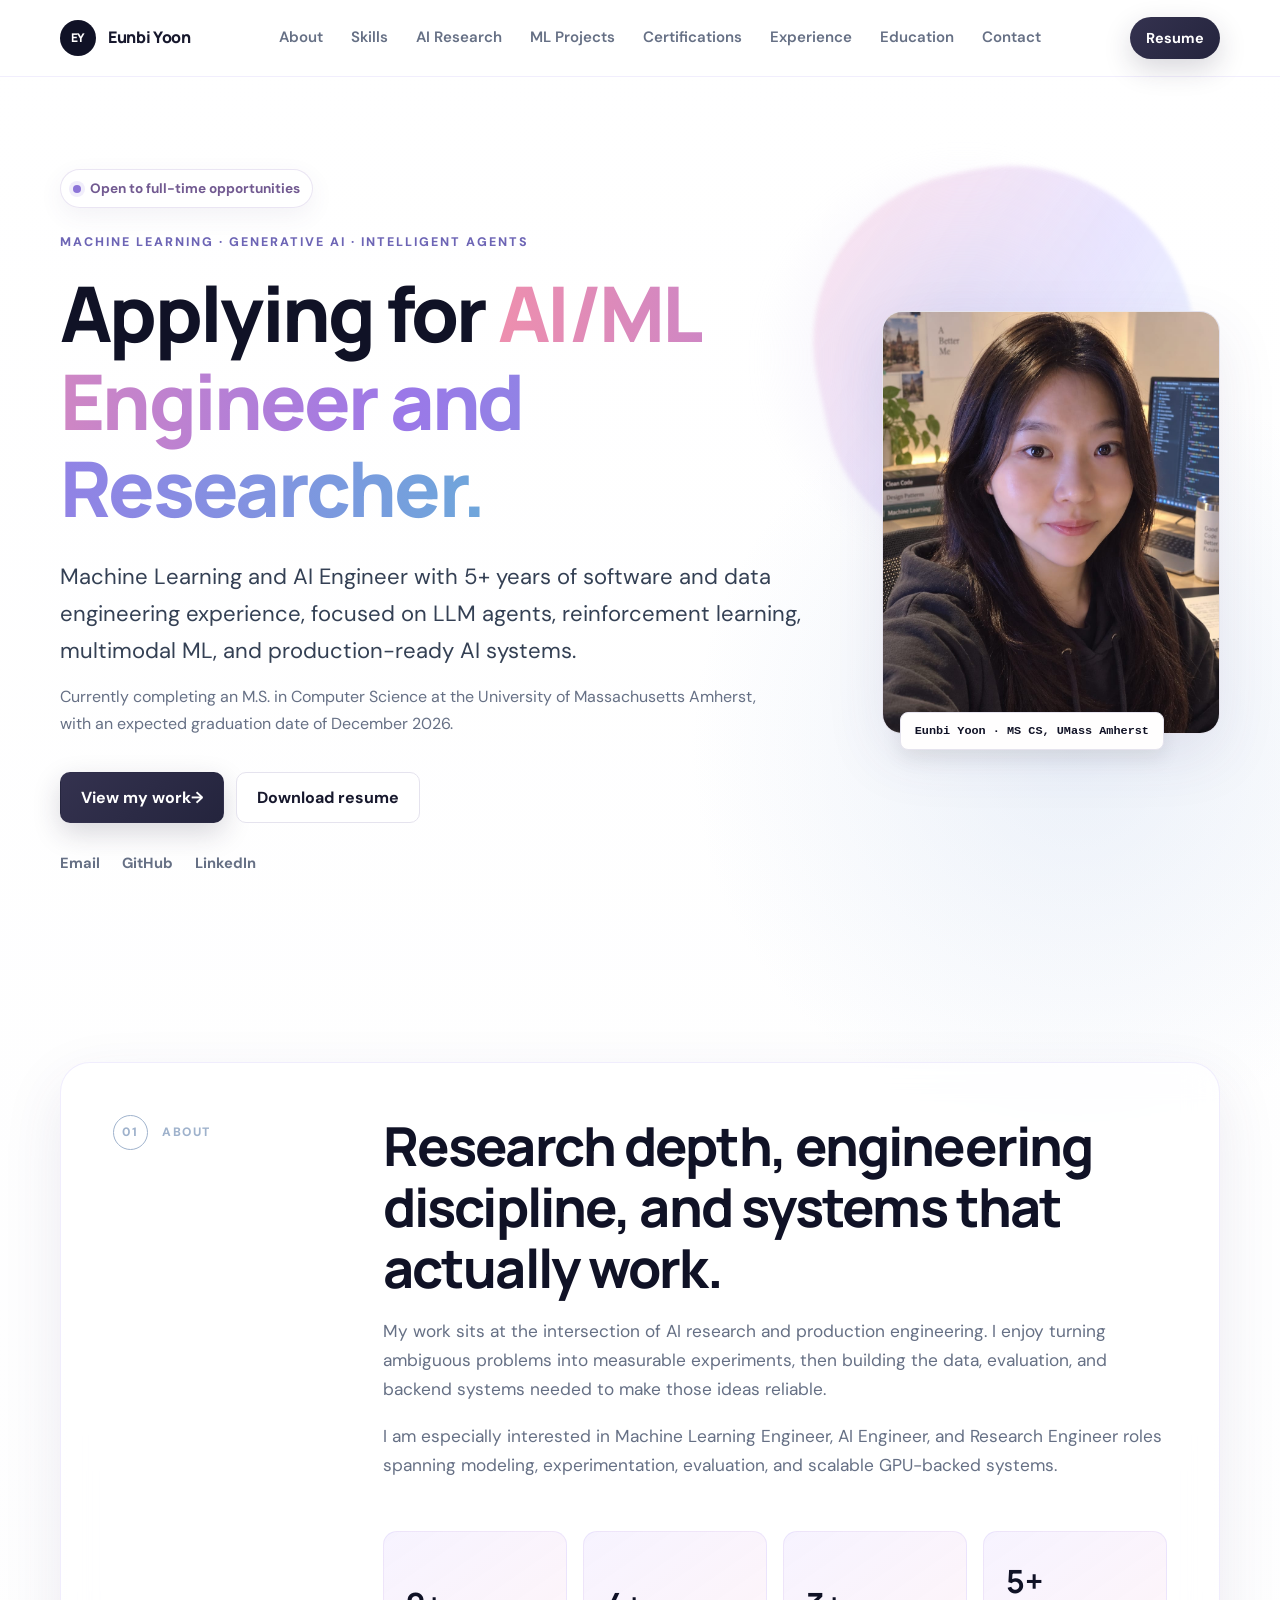
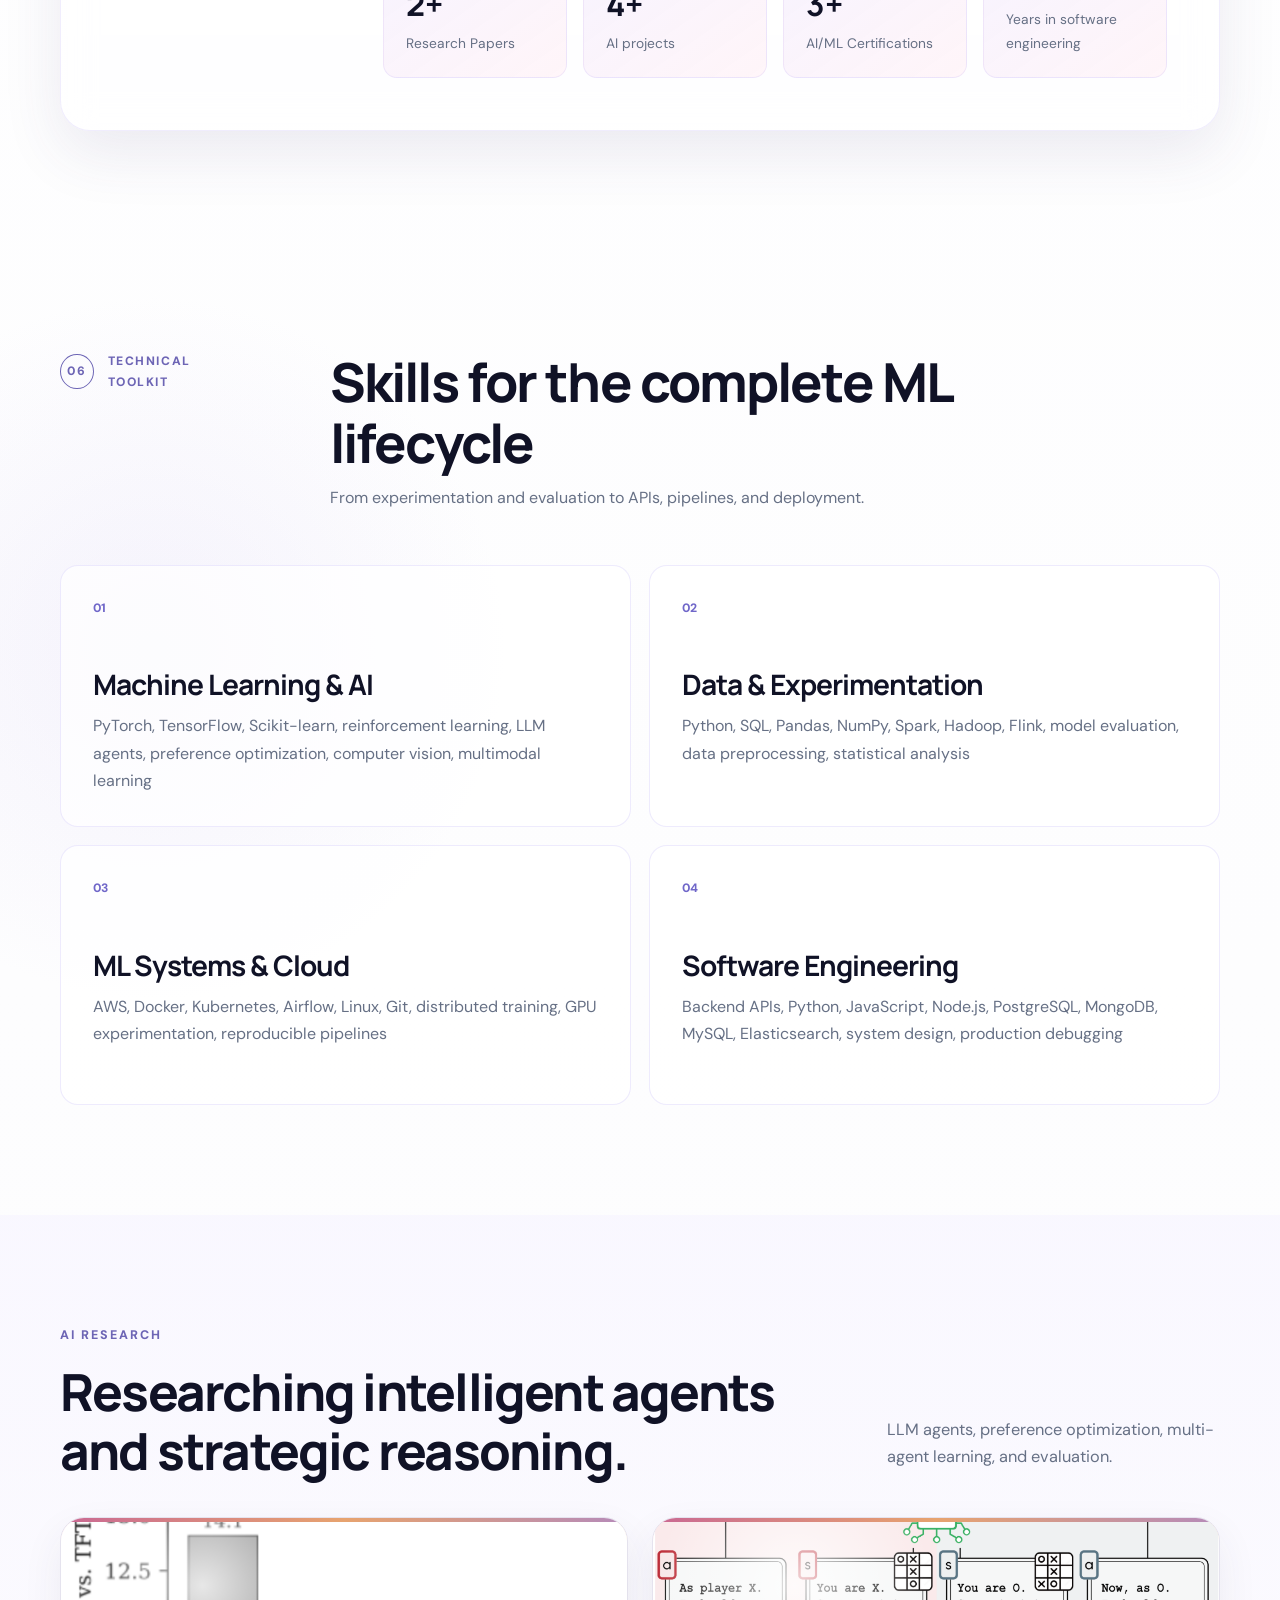
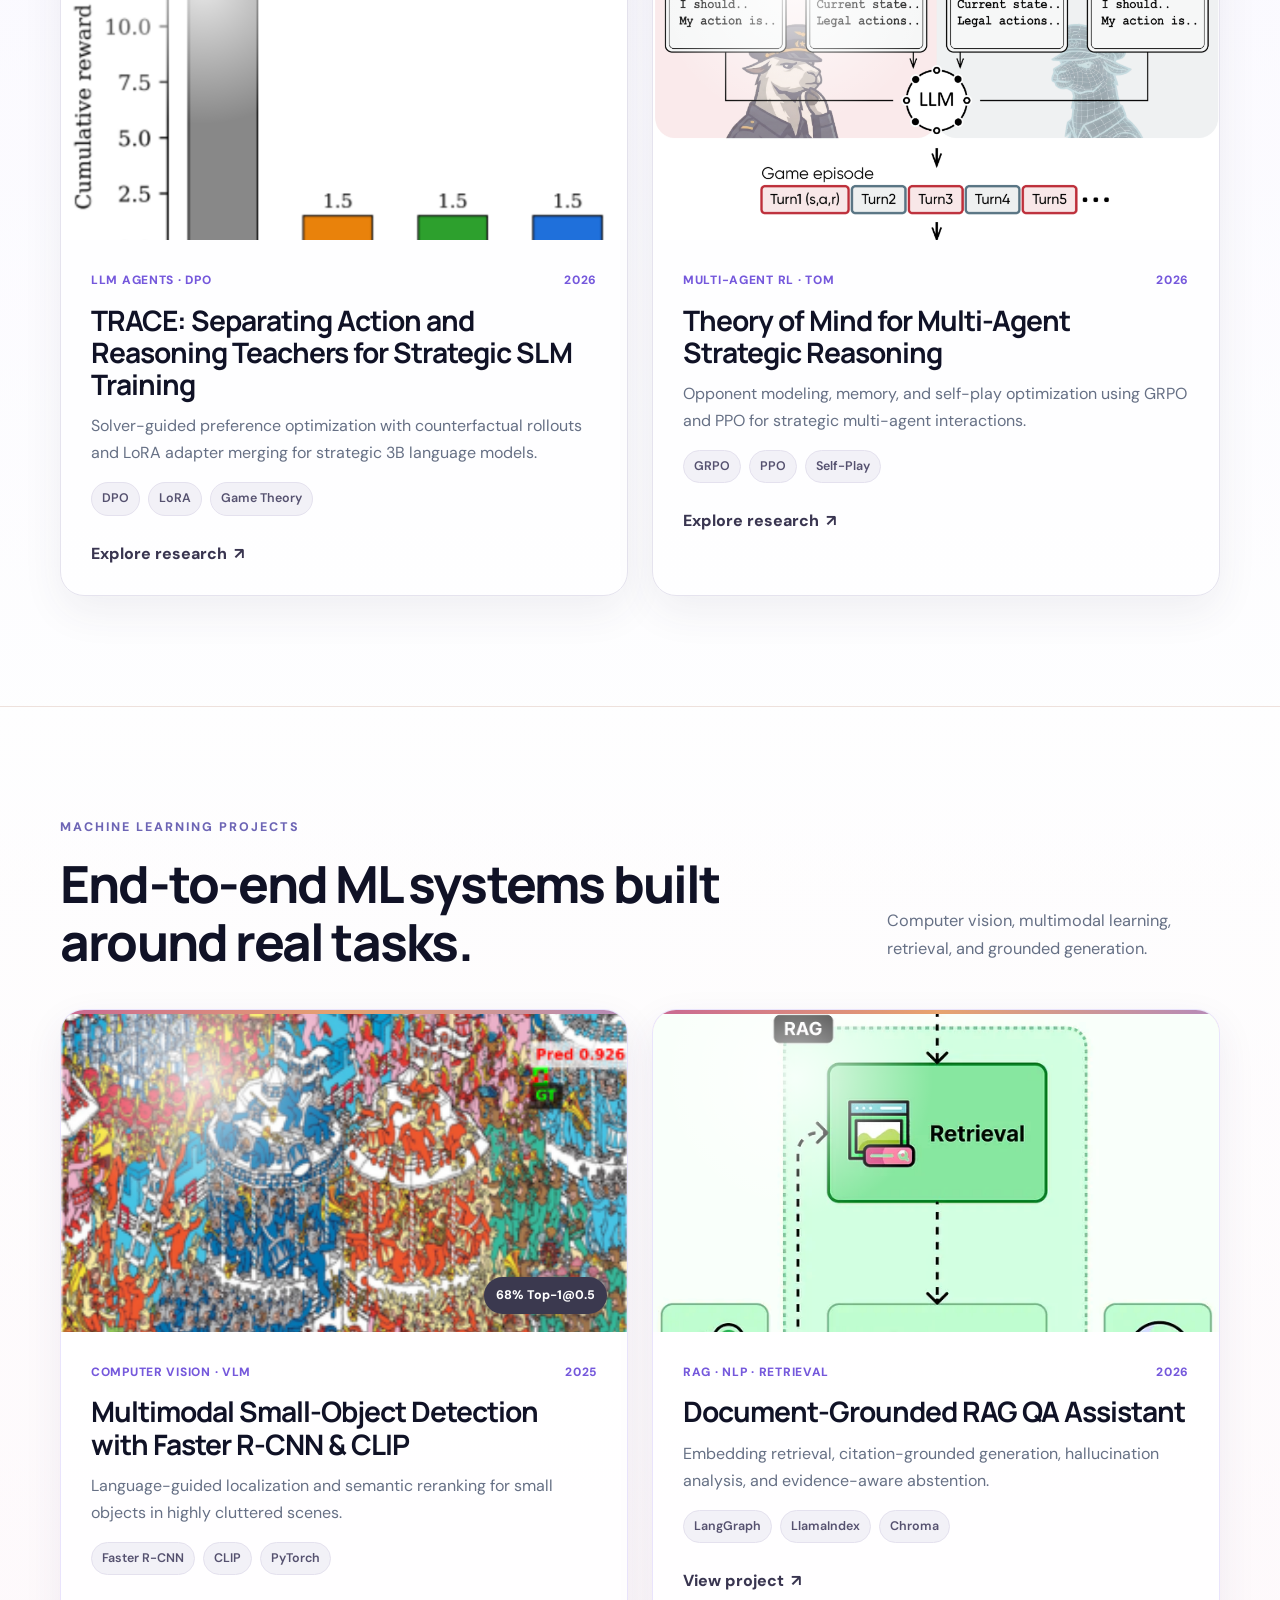
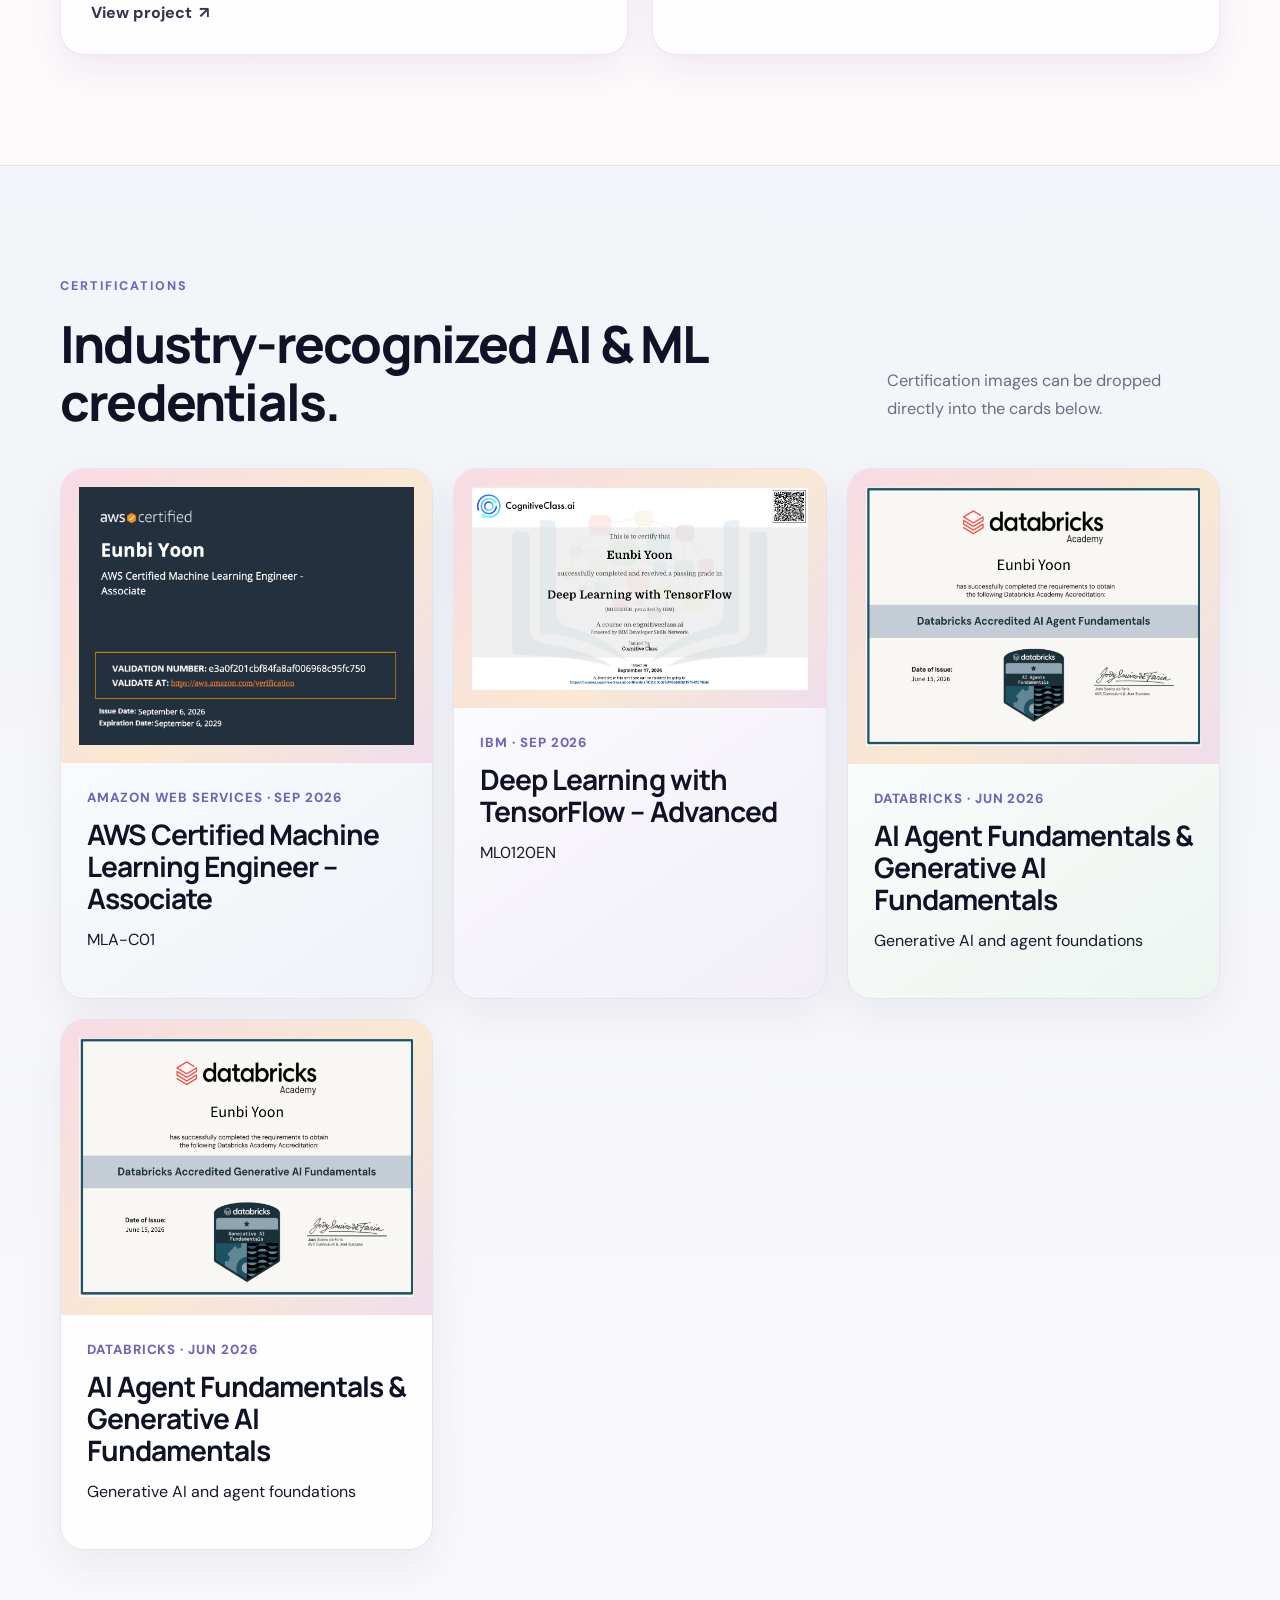
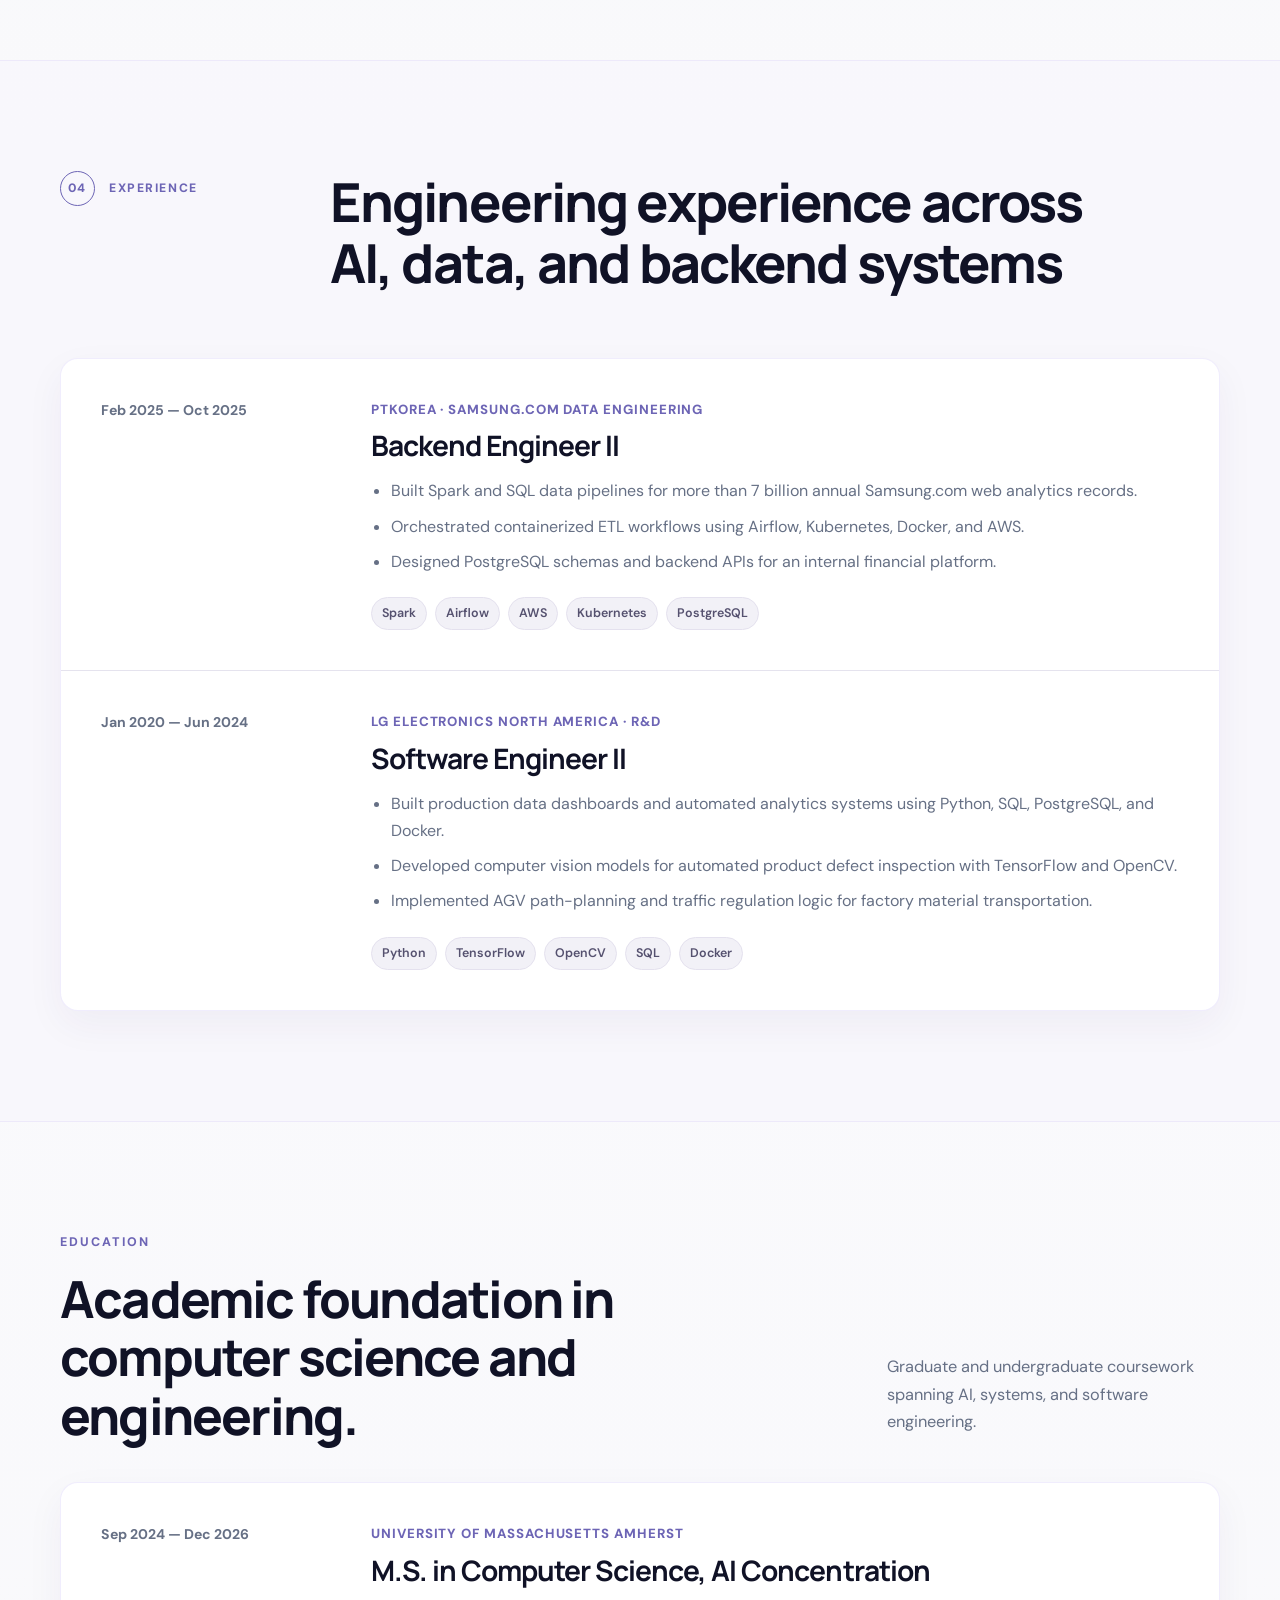
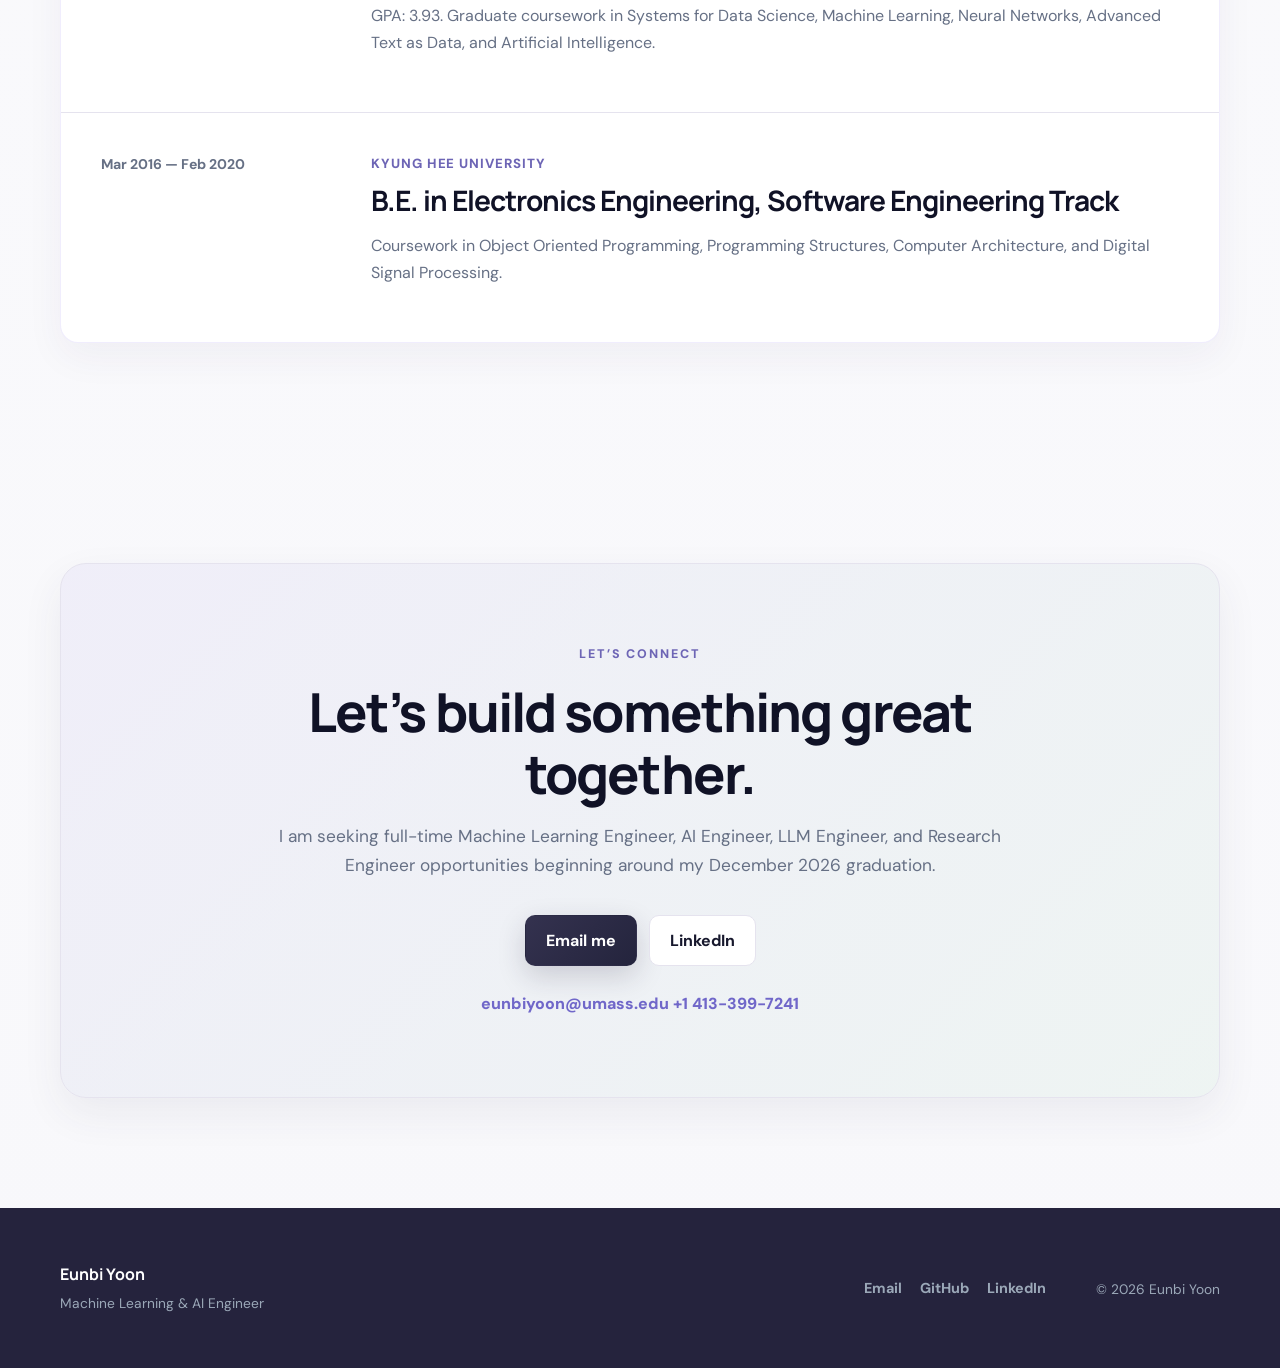
<file: index.html>
<!DOCTYPE html>
<html lang="en">
<head>
  <meta charset="UTF-8" />
  <meta name="viewport" content="width=device-width, initial-scale=1.0" />
  <meta name="description" content="Eunbi Yoon is a Machine Learning and AI Engineer specializing in LLM agents, reinforcement learning, computer vision, and production data systems." />
  <meta name="keywords" content="Eunbi Yoon, Machine Learning Engineer, AI Engineer, Research Engineer, LLM, Reinforcement Learning, Computer Vision" />
  <meta name="author" content="Eunbi Yoon" />
  <meta property="og:title" content="Eunbi Yoon | Machine Learning & AI Engineer" />
  <meta property="og:description" content="Machine Learning and AI Engineer building reliable intelligent systems, LLM agents, and data-intensive applications." />
  <meta property="og:type" content="website" />
  <meta property="og:url" content="https://eunbiyoon.com" />

  <link rel="icon" type="image/svg+xml" href="favicon.svg" />
  <title>Eunbi Yoon | Portfolio</title>

  <link rel="preconnect" href="https://fonts.googleapis.com" />
  <link rel="preconnect" href="https://fonts.gstatic.com" crossorigin />
  <link href="https://fonts.googleapis.com/css2?family=DM+Sans:wght@400;500;600;700&family=Manrope:wght@500;600;700;800&display=swap" rel="stylesheet" />
  <link rel="stylesheet" href="styles/main.css" />
</head>

<body>
  <a class="skip-link" href="#main-content">Skip to content</a>

  <header class="site-header">
    <nav class="nav container" aria-label="Primary navigation">
      <a class="brand" href="#top" aria-label="Eunbi Yoon home">
        <span class="brand-mark">EY</span>
        <span>Eunbi Yoon</span>
      </a>

      <div class="nav-links">
        <a href="#about">About</a>
        <a href="#skills">Skills</a>
        <a href="#research">AI Research</a>
        <a href="#ml-projects">ML Projects</a>
        <a href="#certifications">Certifications</a>
        <a href="#experience">Experience</a>
        <a href="#education">Education</a>
        <a href="#contact">Contact</a>
      </div>

      <a class="nav-resume" href="files/resume.pdf" download="Eunbi_Yoon_Resume.pdf">Resume</a>
    </nav>
  </header>

  <main id="main-content">
    <section class="hero container" id="top">
      <div class="hero-content">
        <p class="availability"><span></span> Open to full-time opportunities</p>
        <p class="eyebrow">Machine Learning · Generative AI · Intelligent Agents</p>

        <h1>
          Applying for
          <span>AI/ML Engineer and Researcher.</span>
        </h1>

        <p class="hero-description">
          Machine Learning and AI Engineer with 5+ years of software and data engineering experience, focused on LLM agents, reinforcement learning, multimodal ML, and production-ready AI systems.
        </p>

        <p class="hero-subtext">
          Currently completing an M.S. in Computer Science at the University of
          Massachusetts Amherst, with an expected graduation date of December 2026.
        </p>

        <div class="hero-actions">
          <a class="button button-primary" href="#research">View my work <span>→</span></a>
          <a class="button button-secondary" href="files/resume.pdf" download="Eunbi_Yoon_Resume.pdf">Download resume</a>
        </div>

        <div class="social-links" aria-label="Professional profiles">
          <a href="mailto:eunbiyoon@umass.edu">Email</a>
          <a href="https://github.com/EunbiYoon" target="_blank" rel="noreferrer">GitHub</a>
          <a href="https://linkedin.com/in/eunbiyoon0717" target="_blank" rel="noreferrer">LinkedIn</a>
        </div>
      </div>

      <div class="hero-photo">
        <img src="images/hero.jpeg" alt="Eunbi Yoon">
        <p class="hero-photo-caption">Eunbi Yoon · MS CS, UMass Amherst</p>
      </div>
    </section>

    <section class="section section-dark" id="about">
      <div class="container about-grid">
        <div class="section-label">
          <span>01</span>
          <p>About</p>
        </div>

        <div class="about-copy">
          <h2>Research depth, engineering discipline, and systems that actually work.</h2>
          <p>
            My work sits at the intersection of AI research and production engineering. I enjoy turning ambiguous problems into measurable experiments, then building the data, evaluation, and backend systems needed to make those ideas reliable.
          </p>
          <p>
            I am especially interested in Machine Learning Engineer, AI Engineer, and Research Engineer roles spanning modeling, experimentation, evaluation, and scalable GPU-backed systems.
          </p>

          <div class="stats-grid">
            <div><strong>2+</strong><span>Research Papers</span></div>
            <div><strong>4+</strong><span>AI projects</span></div>
            <div><strong>3+</strong><span>AI/ML Certifications</span></div>
            <div><strong>5+</strong><span>Years in software engineering</span></div>
          </div>
        </div>
      </div>
    </section>

    <section class="section container" id="skills">
      <div class="section-heading">
        <div class="section-label light">
          <span>06</span>
          <p>Technical toolkit</p>
        </div>
        <div>
          <h2>Skills for the complete ML lifecycle</h2>
          <p>From experimentation and evaluation to APIs, pipelines, and deployment.</p>
        </div>
      </div>

      <div class="skills-grid">
        <article>
          <p class="skill-number">01</p>
          <h3>Machine Learning & AI</h3>
          <p>PyTorch, TensorFlow, Scikit-learn, reinforcement learning, LLM agents, preference optimization, computer vision, multimodal learning</p>
        </article>
        <article>
          <p class="skill-number">02</p>
          <h3>Data & Experimentation</h3>
          <p>Python, SQL, Pandas, NumPy, Spark, Hadoop, Flink, model evaluation, data preprocessing, statistical analysis</p>
        </article>
        <article>
          <p class="skill-number">03</p>
          <h3>ML Systems & Cloud</h3>
          <p>AWS, Docker, Kubernetes, Airflow, Linux, Git, distributed training, GPU experimentation, reproducible pipelines</p>
        </article>
        <article>
          <p class="skill-number">04</p>
          <h3>Software Engineering</h3>
          <p>Backend APIs, Python, JavaScript, Node.js, PostgreSQL, MongoDB, MySQL, Elasticsearch, system design, production debugging</p>
        </article>
      </div>
    </section>

    <section class="section showcase-section research-section" id="research">
      <div class="container">
        <div class="showcase-heading"><div><p class="eyebrow">AI RESEARCH</p><h2>Researching intelligent agents and strategic reasoning.</h2></div><p>LLM agents, preference optimization, multi-agent learning, and evaluation.</p></div>
        <div class="visual-card-grid">
          <a class="visual-card research-card" href="pages/research-trace.html"><div class="card-image"><img src="images/trace.png" alt="TRACE research preview"><span class="image-fallback">TRACE · Strategic SLM Training</span></div><div class="card-body"><div class="card-meta"><span>LLM Agents · DPO</span><span>2026</span></div><h3>TRACE: Separating Action and Reasoning Teachers for Strategic SLM Training</h3><p>Solver-guided preference optimization with counterfactual rollouts and LoRA adapter merging for strategic 3B language models.</p><div class="tag-list"><span>DPO</span><span>LoRA</span><span>Game Theory</span></div><span class="card-cta">Explore research <b>↗</b></span></div></a>
          <a class="visual-card research-card" href="pages/research-tom.html"><div class="card-image"><img src="images/tom.png" alt="Theory of Mind research preview"><span class="image-fallback">Theory of Mind · Multi-Agent RL</span></div><div class="card-body"><div class="card-meta"><span>Multi-Agent RL · ToM</span><span>2026</span></div><h3>Theory of Mind for Multi-Agent Strategic Reasoning</h3><p>Opponent modeling, memory, and self-play optimization using GRPO and PPO for strategic multi-agent interactions.</p><div class="tag-list"><span>GRPO</span><span>PPO</span><span>Self-Play</span></div><span class="card-cta">Explore research <b>↗</b></span></div></a>
        </div>
      </div>
    </section>

    <section class="section showcase-section ml-section" id="ml-projects">
      <div class="container">
        <div class="showcase-heading"><div><p class="eyebrow">MACHINE LEARNING PROJECTS</p><h2>End-to-end ML systems built around real tasks.</h2></div><p>Computer vision, multimodal learning, retrieval, and grounded generation.</p></div>
        <div class="visual-card-grid">
          <a class="visual-card ml-card" href="pages/project-waldo.html"><div class="card-image"><img src="images/waldo.png" alt="Multimodal object detection project preview"><span class="image-fallback">Faster R-CNN + CLIP</span><div class="metric-badge">68% Top-1@0.5</div></div><div class="card-body"><div class="card-meta"><span>Computer Vision · VLM</span><span>2025</span></div><h3>Multimodal Small-Object Detection with Faster R-CNN &amp; CLIP</h3><p>Language-guided localization and semantic reranking for small objects in highly cluttered scenes.</p><div class="tag-list"><span>Faster R-CNN</span><span>CLIP</span><span>PyTorch</span></div><span class="card-cta">View project <b>↗</b></span></div></a>
          <a class="visual-card ml-card" href="pages/project-rag.html"><div class="card-image"><img src="images/rag.png" alt="Document-grounded RAG project preview"><span class="image-fallback">Document-Grounded RAG</span></div><div class="card-body"><div class="card-meta"><span>RAG · NLP · Retrieval</span><span>2026</span></div><h3>Document-Grounded RAG QA Assistant</h3><p>Embedding retrieval, citation-grounded generation, hallucination analysis, and evidence-aware abstention.</p><div class="tag-list"><span>LangGraph</span><span>LlamaIndex</span><span>Chroma</span></div><span class="card-cta">View project <b>↗</b></span></div></a>
        </div>
      </div>
    </section>

    <section class="section certification-section" id="certifications">
      <div class="container">
        <div class="showcase-heading"><div><p class="eyebrow">CERTIFICATIONS</p><h2>Industry-recognized AI &amp; ML credentials.</h2></div><p>Certification images can be dropped directly into the cards below.</p></div>
        <div class="certification-grid">
          <article class="cert-card"><div class="cert-image" role="button" tabindex="0" aria-label="View AWS Machine Learning Engineer Associate certification full size"><img src="images/aws_ml.png" alt="AWS Machine Learning Engineer Associate certification"><span class="image-fallback">Add AWS certification image</span></div><div class="cert-copy"><p class="company">Amazon Web Services · Sep 2026</p><h3>AWS Certified Machine Learning Engineer – Associate</h3><p>MLA-C01</p></div></article>
          <article class="cert-card"><div class="cert-image" role="button" tabindex="0" aria-label="View IBM Deep Learning with TensorFlow certification full size"><img src="images/ibm_ml.png" alt="IBM Deep Learning with TensorFlow certification"><span class="image-fallback">Add IBM certification image</span></div><div class="cert-copy"><p class="company">IBM · Sep 2026</p><h3>Deep Learning with TensorFlow – Advanced</h3><p>ML0120EN</p></div></article>
          <article class="cert-card"><div class="cert-image" role="button" tabindex="0" aria-label="View Databricks AI Agent Fundamentals certification full size"><img src="images/db_aiagent.png" alt="Databricks AI and Generative AI certifications"><span class="image-fallback">Add Databricks certification image</span></div><div class="cert-copy"><p class="company">Databricks · Jun 2026</p><h3>AI Agent Fundamentals &amp; Generative AI Fundamentals</h3><p>Generative AI and agent foundations</p></div></article>
          <article class="cert-card"><div class="cert-image" role="button" tabindex="0" aria-label="View Databricks Generative AI Fundamentals certification full size"><img src="images/db_genai.png" alt="Databricks AI and Generative AI certifications"><span class="image-fallback">Add Databricks certification image</span></div><div class="cert-copy"><p class="company">Databricks · Jun 2026</p><h3>AI Agent Fundamentals &amp; Generative AI Fundamentals</h3><p>Generative AI and agent foundations</p></div></article>
        </div>
      </div>
    </section>

    <section class="section section-soft" id="experience">
      <div class="container">
        <div class="section-heading">
          <div class="section-label light">
            <span>04</span>
            <p>Experience</p>
          </div>
          <div>
            <h2>Engineering experience across AI, data, and backend systems</h2>
          </div>
        </div>

        <div class="experience-list">
          <article class="experience-card">
            <div class="experience-date">Feb 2025 — Oct 2025</div>
            <div class="experience-main">
              <p class="company">PTKOREA · Samsung.com Data Engineering</p>
              <h3>Backend Engineer II</h3>
              <ul>
                <li>Built Spark and SQL data pipelines for more than 7 billion annual Samsung.com web analytics records.</li>
                <li>Orchestrated containerized ETL workflows using Airflow, Kubernetes, Docker, and AWS.</li>
                <li>Designed PostgreSQL schemas and backend APIs for an internal financial platform.</li>
              </ul>
              <div class="tag-list"><span>Spark</span><span>Airflow</span><span>AWS</span><span>Kubernetes</span><span>PostgreSQL</span></div>
            </div>
          </article>

          <article class="experience-card">
            <div class="experience-date">Jan 2020 — Jun 2024</div>
            <div class="experience-main">
              <p class="company">LG Electronics North America · R&amp;D</p>
              <h3>Software Engineer II</h3>
              <ul>
                <li>Built production data dashboards and automated analytics systems using Python, SQL, PostgreSQL, and Docker.</li>
                <li>Developed computer vision models for automated product defect inspection with TensorFlow and OpenCV.</li>
                <li>Implemented AGV path-planning and traffic regulation logic for factory material transportation.</li>
              </ul>
              <div class="tag-list"><span>Python</span><span>TensorFlow</span><span>OpenCV</span><span>SQL</span><span>Docker</span></div>
            </div>
          </article>
        </div>
      </div>
    </section>

    <section class="section showcase-section" id="education">
      <div class="container">
        <div class="showcase-heading"><div><p class="eyebrow">EDUCATION</p><h2>Academic foundation in computer science and engineering.</h2></div><p>Graduate and undergraduate coursework spanning AI, systems, and software engineering.</p></div>
        <div class="experience-list">
          <article class="experience-card education-card">
            <div class="experience-date">Sep 2024 — Dec 2026</div>
            <div class="experience-main">
              <p class="company"><a href="https://www.umass.edu/" target="_blank" rel="noreferrer" style="color:inherit;text-decoration:none">University of Massachusetts Amherst</a></p>
              <h3>M.S. in Computer Science, AI Concentration</h3>
              <p>
                GPA: 3.93. Graduate coursework in Systems for Data Science, Machine Learning,
                Neural Networks, Advanced Text as Data, and Artificial Intelligence.
              </p>
            </div>
          </article>

          <article class="experience-card education-card">
            <div class="experience-date">Mar 2016 — Feb 2020</div>
            <div class="experience-main">
              <p class="company"><a href="https://www.khu.ac.kr/eng/" target="_blank" rel="noreferrer" style="color:inherit;text-decoration:none">Kyung Hee University</a></p>
              <h3>B.E. in Electronics Engineering, Software Engineering Track</h3>
              <p>
                Coursework in Object Oriented Programming, Programming Structures,
                Computer Architecture, and Digital Signal Processing.
              </p>
            </div>
          </article>
        </div>
      </div>
    </section>

    <section class="section container contact" id="contact">
      <div class="contact-card">
        <p class="eyebrow">Let’s connect</p>
        <h2>Let’s build something great together.</h2>
        <p>
          I am seeking full-time Machine Learning Engineer, AI Engineer, LLM Engineer,
          and Research Engineer opportunities beginning around my December 2026 graduation.
        </p>
        <div class="hero-actions contact-actions">
          <a class="button button-primary" href="mailto:eunbiyoon@umass.edu">Email me</a>
          <a class="button button-secondary" href="https://linkedin.com/in/eunbiyoon0717" target="_blank" rel="noreferrer">LinkedIn</a>
        </div>
        <a class="contact-email" href="mailto:eunbiyoon@umass.edu">eunbiyoon@umass.edu</a>
        <a class="contact-email" href="tel:+14133997241">+1 413-399-7241</a>
      </div>
    </section>
  </main>

  <footer class="footer">
    <div class="container footer-inner">
      <div>
        <strong>Eunbi Yoon</strong>
        <p>Machine Learning &amp; AI Engineer</p>
      </div>
      <div class="footer-links">
        <a href="mailto:eunbiyoon@umass.edu">Email</a>
        <a href="https://github.com/EunbiYoon" target="_blank" rel="noreferrer">GitHub</a>
        <a href="https://linkedin.com/in/eunbiyoon0717" target="_blank" rel="noreferrer">LinkedIn</a>
      </div>
      <p>© <span id="year"></span> Eunbi Yoon</p>
    </div>
  </footer>

  <div class="lightbox-overlay" id="lightbox" hidden>
    <button class="lightbox-close" type="button" aria-label="Close">✕</button>
    <img class="lightbox-image" alt="">
  </div>

  <script>
    document.getElementById("year").textContent = new Date().getFullYear();

    (function () {
      var overlay = document.getElementById("lightbox");
      var overlayImg = overlay.querySelector(".lightbox-image");
      var closeBtn = overlay.querySelector(".lightbox-close");

      function openLightbox(img) {
        overlayImg.src = img.src;
        overlayImg.alt = img.alt;
        overlay.hidden = false;
        document.body.style.overflow = "hidden";
        closeBtn.focus();
      }

      function closeLightbox() {
        overlay.hidden = true;
        overlayImg.src = "";
        document.body.style.overflow = "";
      }

      document.querySelectorAll(".cert-image").forEach(function (el) {
        el.addEventListener("click", function () {
          var img = el.querySelector("img");
          if (img) openLightbox(img);
        });
        el.addEventListener("keydown", function (e) {
          if (e.key === "Enter" || e.key === " ") {
            e.preventDefault();
            var img = el.querySelector("img");
            if (img) openLightbox(img);
          }
        });
      });

      overlay.addEventListener("click", function (e) {
        if (e.target === overlay) closeLightbox();
      });
      closeBtn.addEventListener("click", closeLightbox);
      document.addEventListener("keydown", function (e) {
        if (e.key === "Escape" && !overlay.hidden) closeLightbox();
      });
    })();
  </script>
</body>
</html>
</file>
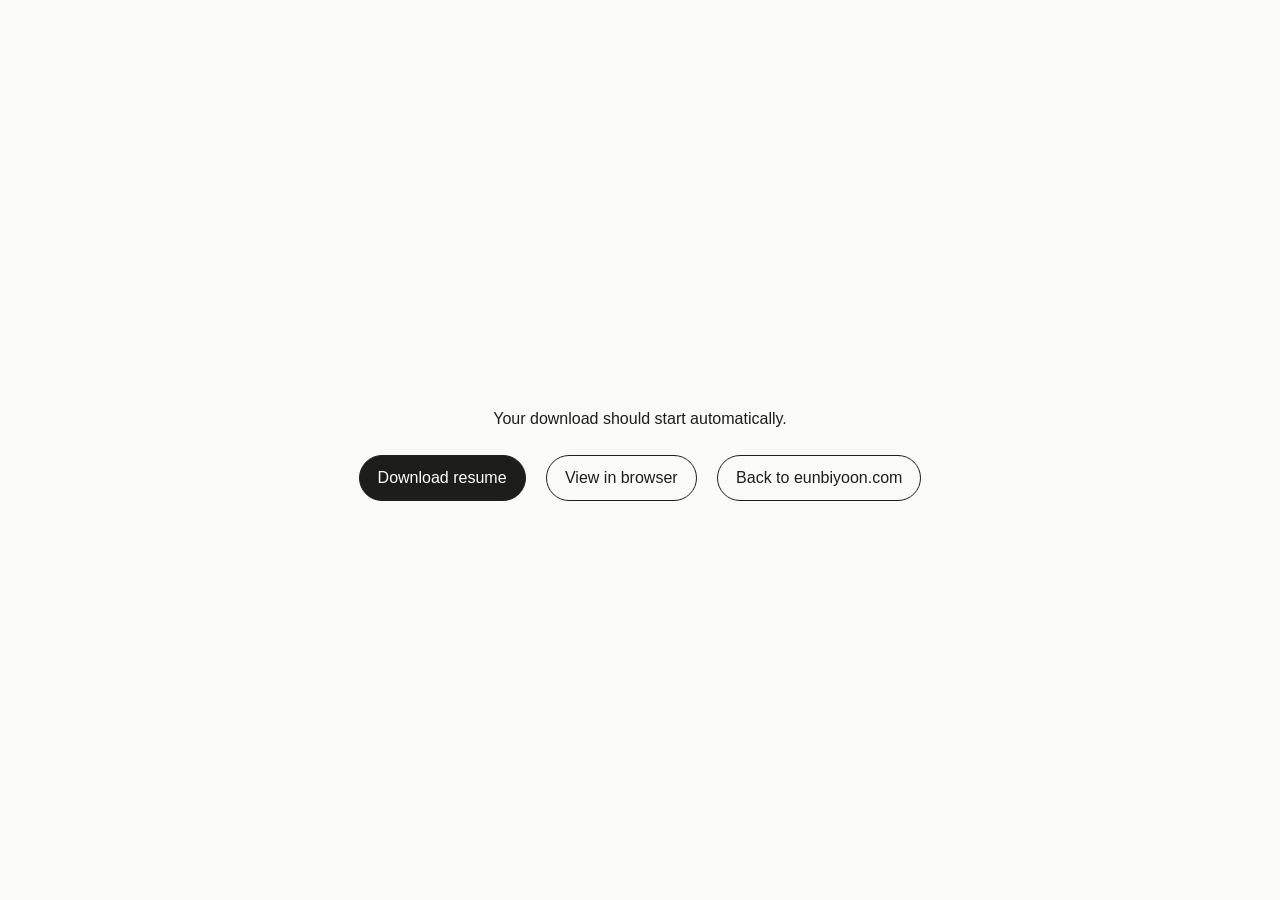
<file: resumes/index.html>
<!DOCTYPE html>
<html lang="en">
<head>
  <meta charset="UTF-8" />
  <meta name="viewport" content="width=device-width, initial-scale=1.0" />
  <title>Eunbi Yoon | Resume</title>
  <meta name="description" content="Resume of Eunbi Yoon, Machine Learning and AI Engineer." />
  <link rel="icon" type="image/svg+xml" href="/favicon.svg" />
  <style>
    body { margin: 0; min-height: 100vh; display: grid; place-items: center; background: #fafaf8; color: #1d1d1b;
           font: 16px/1.5 -apple-system, BlinkMacSystemFont, "Segoe UI", sans-serif; }
    main { text-align: center; padding: 24px; }
    a { display: inline-block; margin: 8px; padding: 10px 18px; border-radius: 999px; text-decoration: none;
        border: 1px solid #1d1d1b; color: #1d1d1b; }
    a.primary { background: #1d1d1b; color: #fff; }
    @media (prefers-color-scheme: dark) {
      body { background: #151514; color: #ecebe6; }
      a { border-color: #ecebe6; color: #ecebe6; }
      a.primary { background: #ecebe6; color: #151514; }
    }
  </style>
</head>
<body>
  <main>
    <p>Your download should start automatically.</p>
    <a class="primary" id="dl" href="/files/resume.pdf" download="Eunbi_Yoon_Resume.pdf">Download resume</a>
    <a href="/files/resume.pdf">View in browser</a>
    <a href="/">Back to eunbiyoon.com</a>
  </main>
  <script>
    // Start the download as soon as the page opens; the buttons stay as a fallback.
    window.addEventListener("load", function () { document.getElementById("dl").click(); });
  </script>
</body>
</html>
</file>
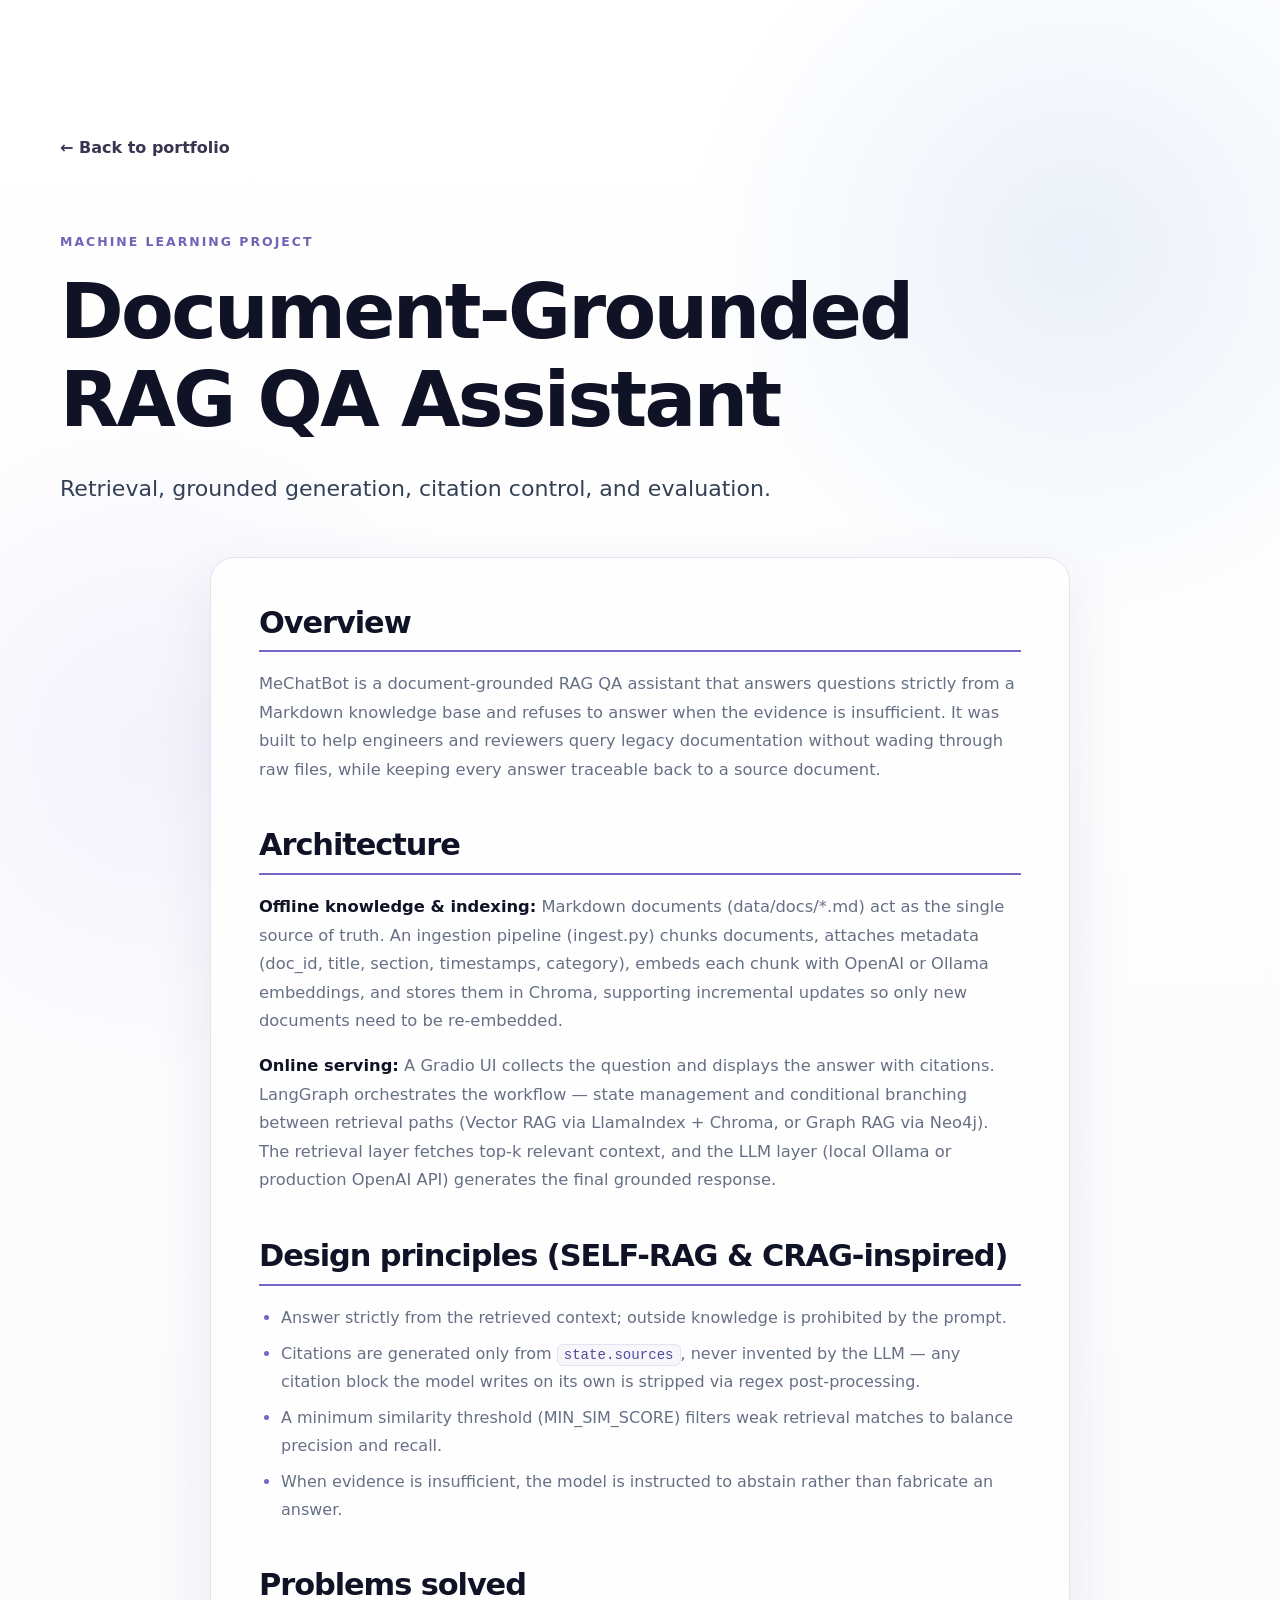
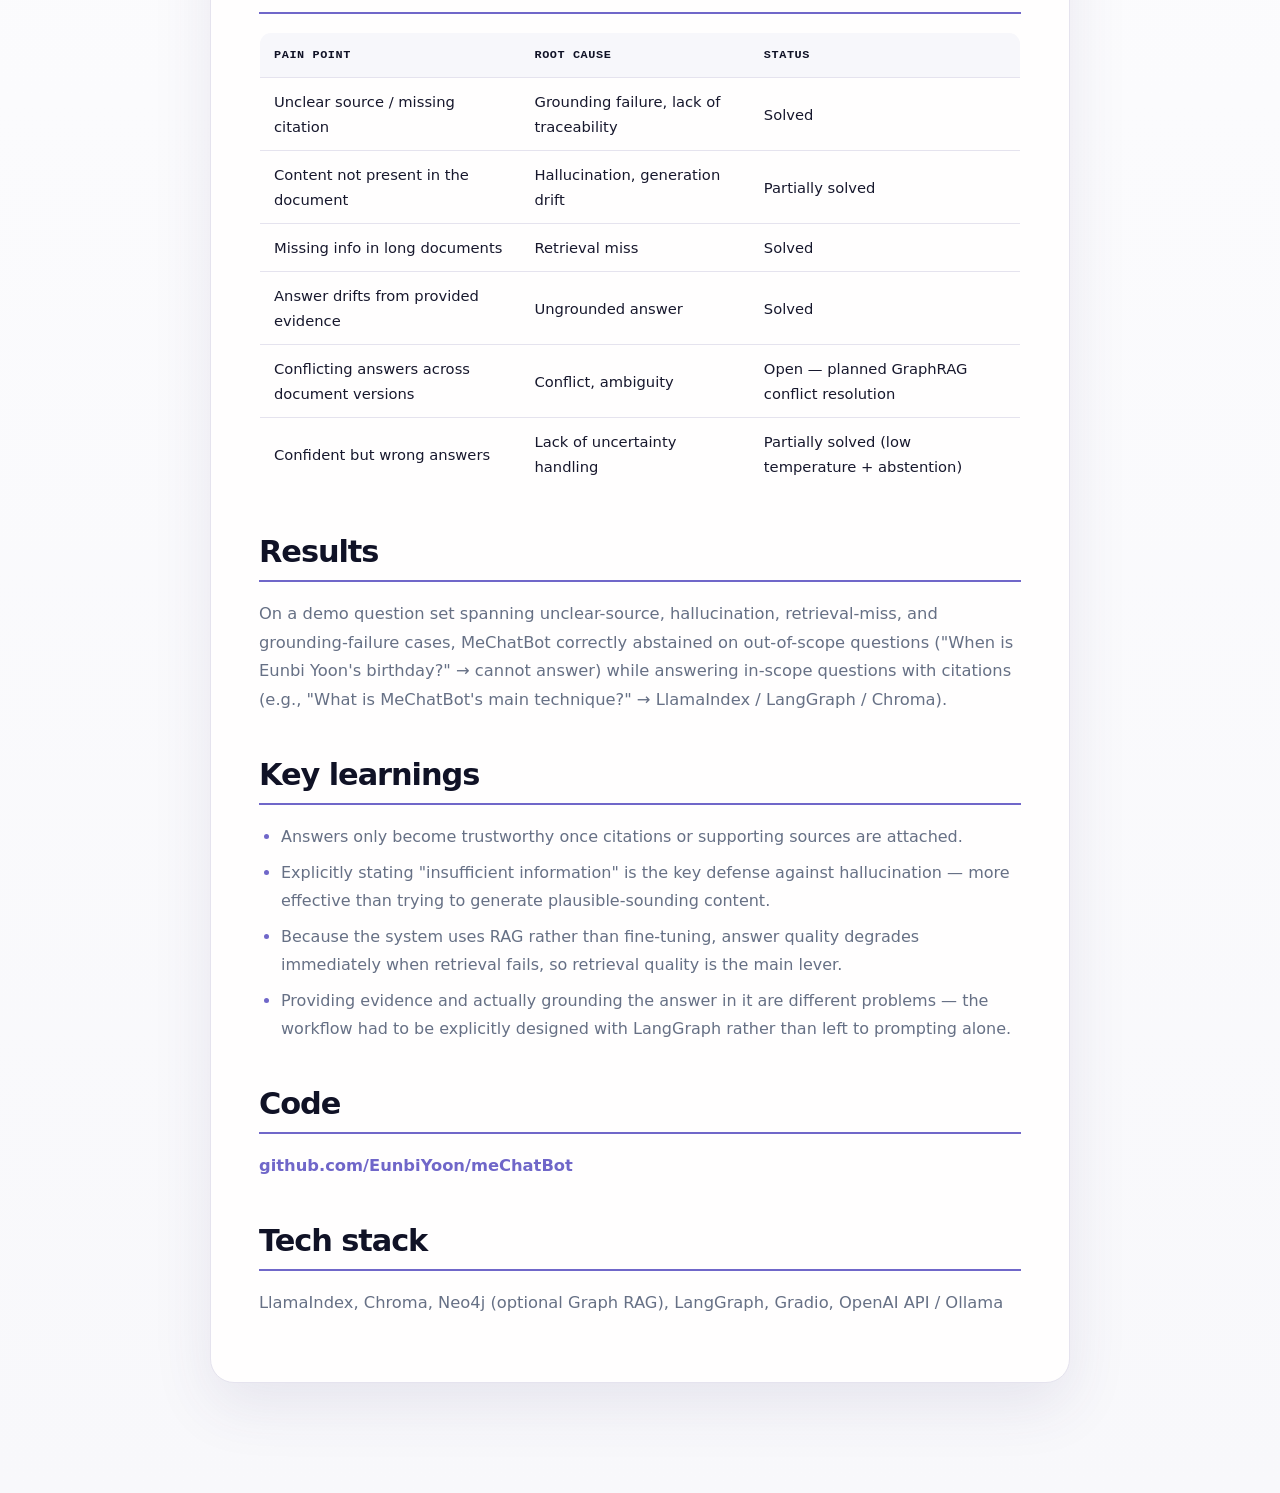
<file: pages/project-rag.html>
<!doctype html><html><head><meta charset="utf-8"><meta name="viewport" content="width=device-width,initial-scale=1"><link rel="stylesheet" href="../styles/main.css"><link rel="stylesheet" href="../styles/detail.css"><link rel="icon" type="image/svg+xml" href="../favicon.svg"><title>Document-Grounded RAG QA Assistant | Eunbi Yoon</title></head><body><main class="section container"><a class="card-cta" href="../index.html#ml-projects">← Back to portfolio</a><p class="eyebrow" style="margin-top:70px">Machine Learning Project</p><h1 style="font-size:clamp(2.7rem,6vw,5rem)">Document-Grounded RAG QA Assistant</h1><p class="hero-description">Retrieval, grounded generation, citation control, and evaluation.</p><div class="detail-card" style="margin-top:50px">
<h2>Overview</h2>
<p>MeChatBot is a document-grounded RAG QA assistant that answers questions strictly from a Markdown knowledge base and refuses to answer when the evidence is insufficient. It was built to help engineers and reviewers query legacy documentation without wading through raw files, while keeping every answer traceable back to a source document.</p>

<h2>Architecture</h2>
<p><strong>Offline knowledge &amp; indexing:</strong> Markdown documents (data/docs/*.md) act as the single source of truth. An ingestion pipeline (ingest.py) chunks documents, attaches metadata (doc_id, title, section, timestamps, category), embeds each chunk with OpenAI or Ollama embeddings, and stores them in Chroma, supporting incremental updates so only new documents need to be re-embedded.</p>
<p><strong>Online serving:</strong> A Gradio UI collects the question and displays the answer with citations. LangGraph orchestrates the workflow — state management and conditional branching between retrieval paths (Vector RAG via LlamaIndex + Chroma, or Graph RAG via Neo4j). The retrieval layer fetches top-k relevant context, and the LLM layer (local Ollama or production OpenAI API) generates the final grounded response.</p>

<h2>Design principles (SELF-RAG &amp; CRAG-inspired)</h2>
<ul>
<li>Answer strictly from the retrieved context; outside knowledge is prohibited by the prompt.</li>
<li>Citations are generated only from <code>state.sources</code>, never invented by the LLM — any citation block the model writes on its own is stripped via regex post-processing.</li>
<li>A minimum similarity threshold (MIN_SIM_SCORE) filters weak retrieval matches to balance precision and recall.</li>
<li>When evidence is insufficient, the model is instructed to abstain rather than fabricate an answer.</li>
</ul>

<h2>Problems solved</h2>
<table>
<tr><th>Pain point</th><th>Root cause</th><th>Status</th></tr>
<tr><td>Unclear source / missing citation</td><td>Grounding failure, lack of traceability</td><td>Solved</td></tr>
<tr><td>Content not present in the document</td><td>Hallucination, generation drift</td><td>Partially solved</td></tr>
<tr><td>Missing info in long documents</td><td>Retrieval miss</td><td>Solved</td></tr>
<tr><td>Answer drifts from provided evidence</td><td>Ungrounded answer</td><td>Solved</td></tr>
<tr><td>Conflicting answers across document versions</td><td>Conflict, ambiguity</td><td>Open — planned GraphRAG conflict resolution</td></tr>
<tr><td>Confident but wrong answers</td><td>Lack of uncertainty handling</td><td>Partially solved (low temperature + abstention)</td></tr>
</table>

<h2>Results</h2>
<p>On a demo question set spanning unclear-source, hallucination, retrieval-miss, and grounding-failure cases, MeChatBot correctly abstained on out-of-scope questions ("When is Eunbi Yoon's birthday?" → cannot answer) while answering in-scope questions with citations (e.g., "What is MeChatBot's main technique?" → LlamaIndex / LangGraph / Chroma).</p>

<h2>Key learnings</h2>
<ul>
<li>Answers only become trustworthy once citations or supporting sources are attached.</li>
<li>Explicitly stating "insufficient information" is the key defense against hallucination — more effective than trying to generate plausible-sounding content.</li>
<li>Because the system uses RAG rather than fine-tuning, answer quality degrades immediately when retrieval fails, so retrieval quality is the main lever.</li>
<li>Providing evidence and actually grounding the answer in it are different problems — the workflow had to be explicitly designed with LangGraph rather than left to prompting alone.</li>
</ul>

<h2>Code</h2>
<p><a href="https://github.com/EunbiYoon/meChatBot" target="_blank" rel="noopener">github.com/EunbiYoon/meChatBot</a></p>

<h2>Tech stack</h2>
<p>LlamaIndex, Chroma, Neo4j (optional Graph RAG), LangGraph, Gradio, OpenAI API / Ollama</p>
</div></main></body></html>
</file>
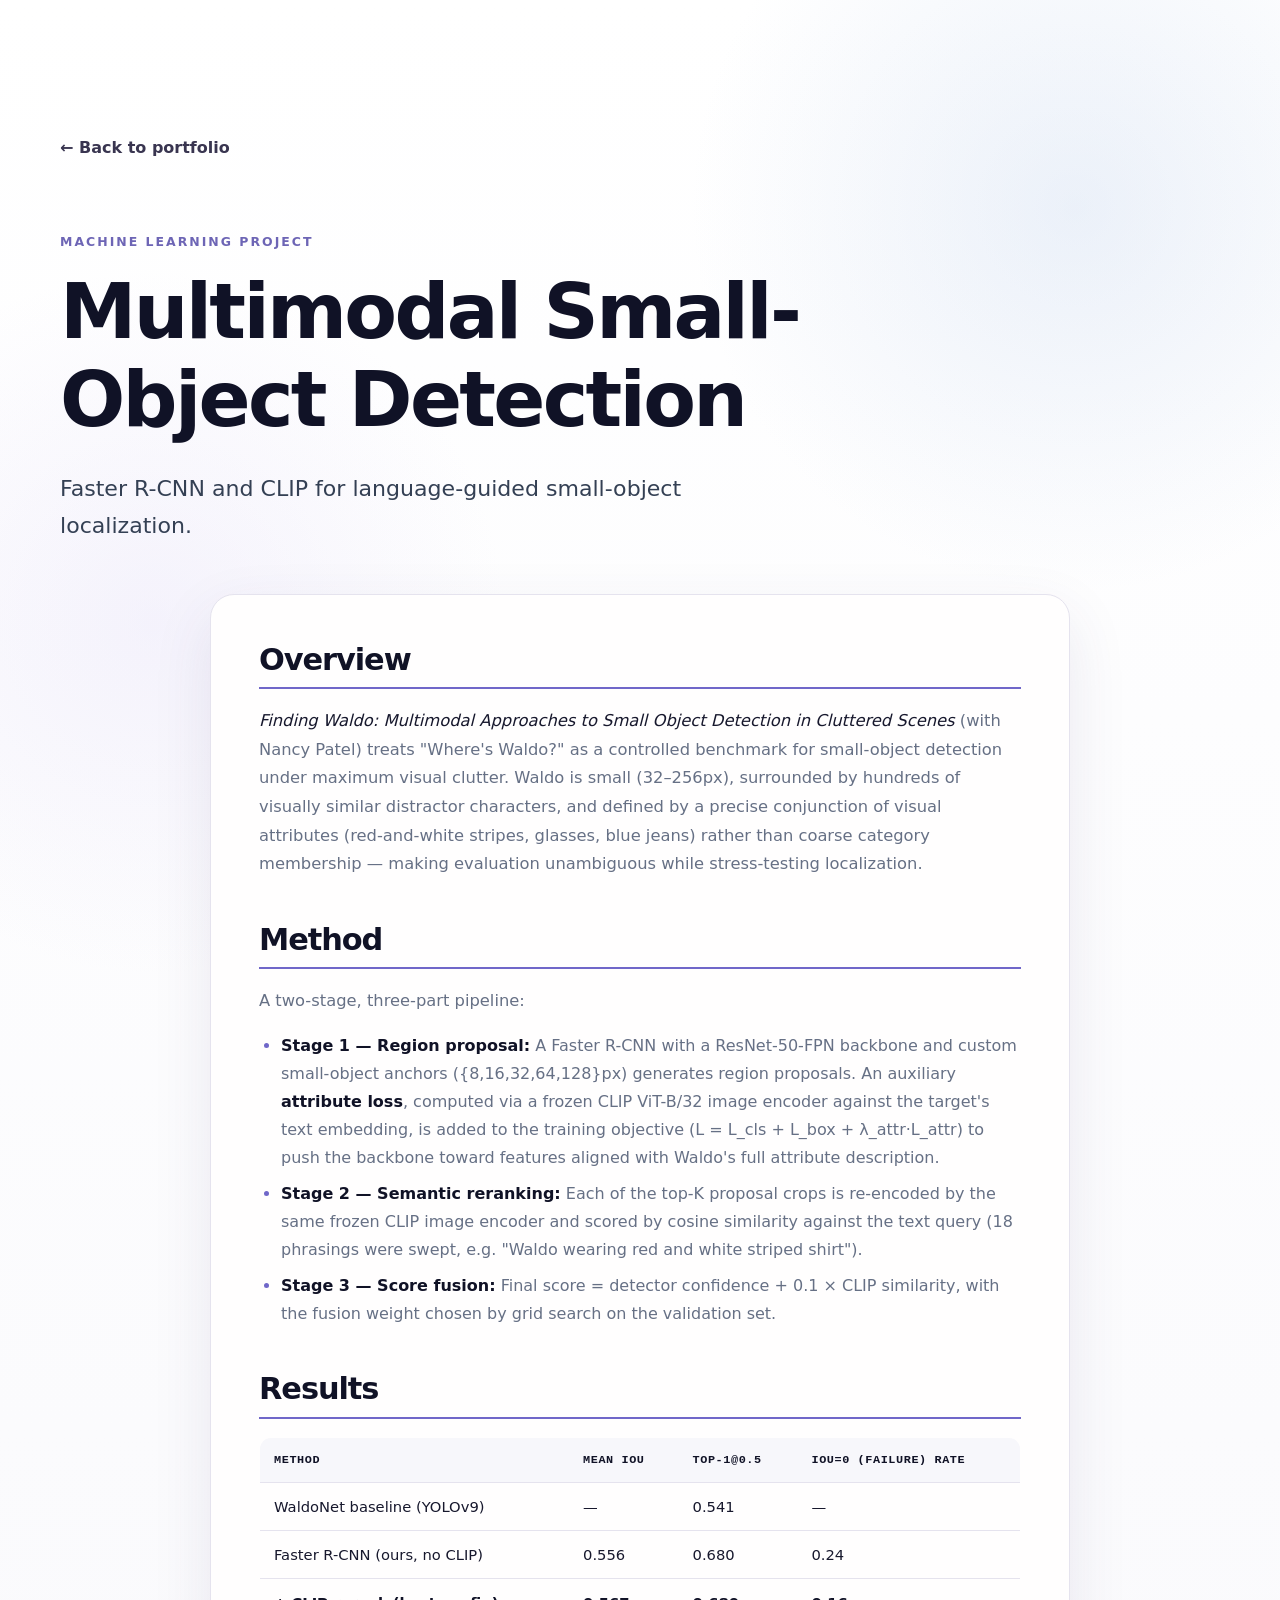
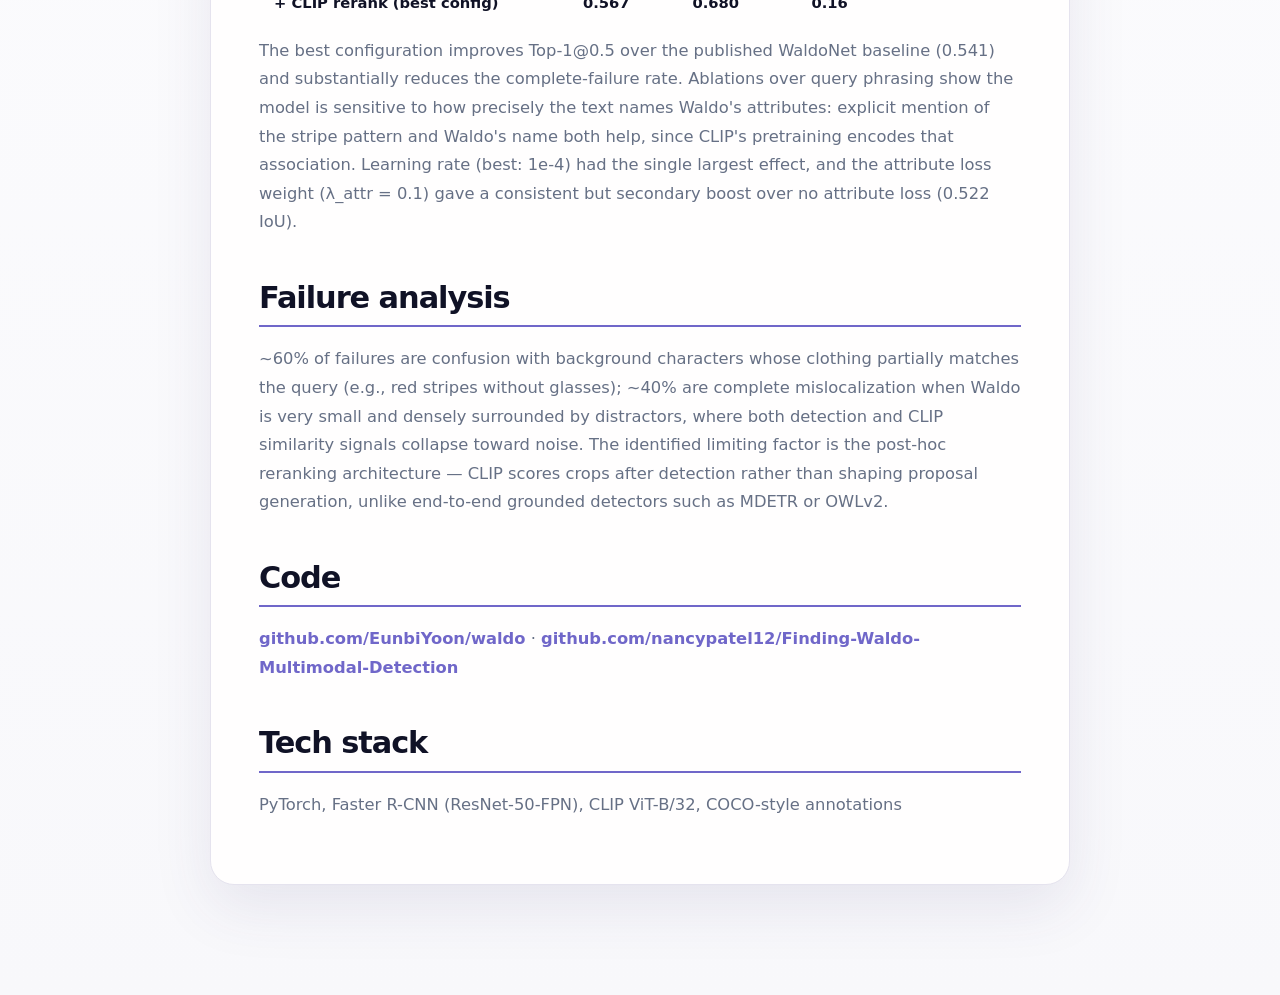
<file: pages/project-waldo.html>
<!doctype html><html><head><meta charset="utf-8"><meta name="viewport" content="width=device-width,initial-scale=1"><link rel="stylesheet" href="../styles/main.css"><link rel="stylesheet" href="../styles/detail.css"><link rel="icon" type="image/svg+xml" href="../favicon.svg"><title>Multimodal Small-Object Detection | Eunbi Yoon</title></head><body><main class="section container"><a class="card-cta" href="../index.html#ml-projects">← Back to portfolio</a><p class="eyebrow" style="margin-top:70px">Machine Learning Project</p><h1 style="font-size:clamp(2.7rem,6vw,5rem)">Multimodal Small-Object Detection</h1><p class="hero-description">Faster R-CNN and CLIP for language-guided small-object localization.</p><div class="detail-card" style="margin-top:50px">
<h2>Overview</h2>
<p><em>Finding Waldo: Multimodal Approaches to Small Object Detection in Cluttered Scenes</em> (with Nancy Patel) treats "Where's Waldo?" as a controlled benchmark for small-object detection under maximum visual clutter. Waldo is small (32–256px), surrounded by hundreds of visually similar distractor characters, and defined by a precise conjunction of visual attributes (red-and-white stripes, glasses, blue jeans) rather than coarse category membership — making evaluation unambiguous while stress-testing localization.</p>

<h2>Method</h2>
<p>A two-stage, three-part pipeline:</p>
<ul>
<li><strong>Stage 1 — Region proposal:</strong> A Faster R-CNN with a ResNet-50-FPN backbone and custom small-object anchors ({8,16,32,64,128}px) generates region proposals. An auxiliary <strong>attribute loss</strong>, computed via a frozen CLIP ViT-B/32 image encoder against the target's text embedding, is added to the training objective (L = L_cls + L_box + λ_attr·L_attr) to push the backbone toward features aligned with Waldo's full attribute description.</li>
<li><strong>Stage 2 — Semantic reranking:</strong> Each of the top-K proposal crops is re-encoded by the same frozen CLIP image encoder and scored by cosine similarity against the text query (18 phrasings were swept, e.g. "Waldo wearing red and white striped shirt").</li>
<li><strong>Stage 3 — Score fusion:</strong> Final score = detector confidence + 0.1 × CLIP similarity, with the fusion weight chosen by grid search on the validation set.</li>
</ul>

<h2>Results</h2>
<table>
<tr><th>Method</th><th>Mean IoU</th><th>Top-1@0.5</th><th>IoU=0 (failure) rate</th></tr>
<tr><td>WaldoNet baseline (YOLOv9)</td><td>—</td><td>0.541</td><td>—</td></tr>
<tr><td>Faster R-CNN (ours, no CLIP)</td><td>0.556</td><td>0.680</td><td>0.24</td></tr>
<tr><td><strong>+ CLIP rerank (best config)</strong></td><td><strong>0.567</strong></td><td><strong>0.680</strong></td><td><strong>0.16</strong></td></tr>
</table>
<p style="margin-top:10px">The best configuration improves Top-1@0.5 over the published WaldoNet baseline (0.541) and substantially reduces the complete-failure rate. Ablations over query phrasing show the model is sensitive to how precisely the text names Waldo's attributes: explicit mention of the stripe pattern and Waldo's name both help, since CLIP's pretraining encodes that association. Learning rate (best: 1e-4) had the single largest effect, and the attribute loss weight (λ_attr = 0.1) gave a consistent but secondary boost over no attribute loss (0.522 IoU).</p>

<h2>Failure analysis</h2>
<p>~60% of failures are confusion with background characters whose clothing partially matches the query (e.g., red stripes without glasses); ~40% are complete mislocalization when Waldo is very small and densely surrounded by distractors, where both detection and CLIP similarity signals collapse toward noise. The identified limiting factor is the post-hoc reranking architecture — CLIP scores crops after detection rather than shaping proposal generation, unlike end-to-end grounded detectors such as MDETR or OWLv2.</p>

<h2>Code</h2>
<p><a href="https://github.com/EunbiYoon/waldo" target="_blank" rel="noopener">github.com/EunbiYoon/waldo</a> · <a href="https://github.com/nancypatel12/Finding-Waldo-Multimodal-Detection" target="_blank" rel="noopener">github.com/nancypatel12/Finding-Waldo-Multimodal-Detection</a></p>

<h2>Tech stack</h2>
<p>PyTorch, Faster R-CNN (ResNet-50-FPN), CLIP ViT-B/32, COCO-style annotations</p>
</div></main></body></html>
</file>
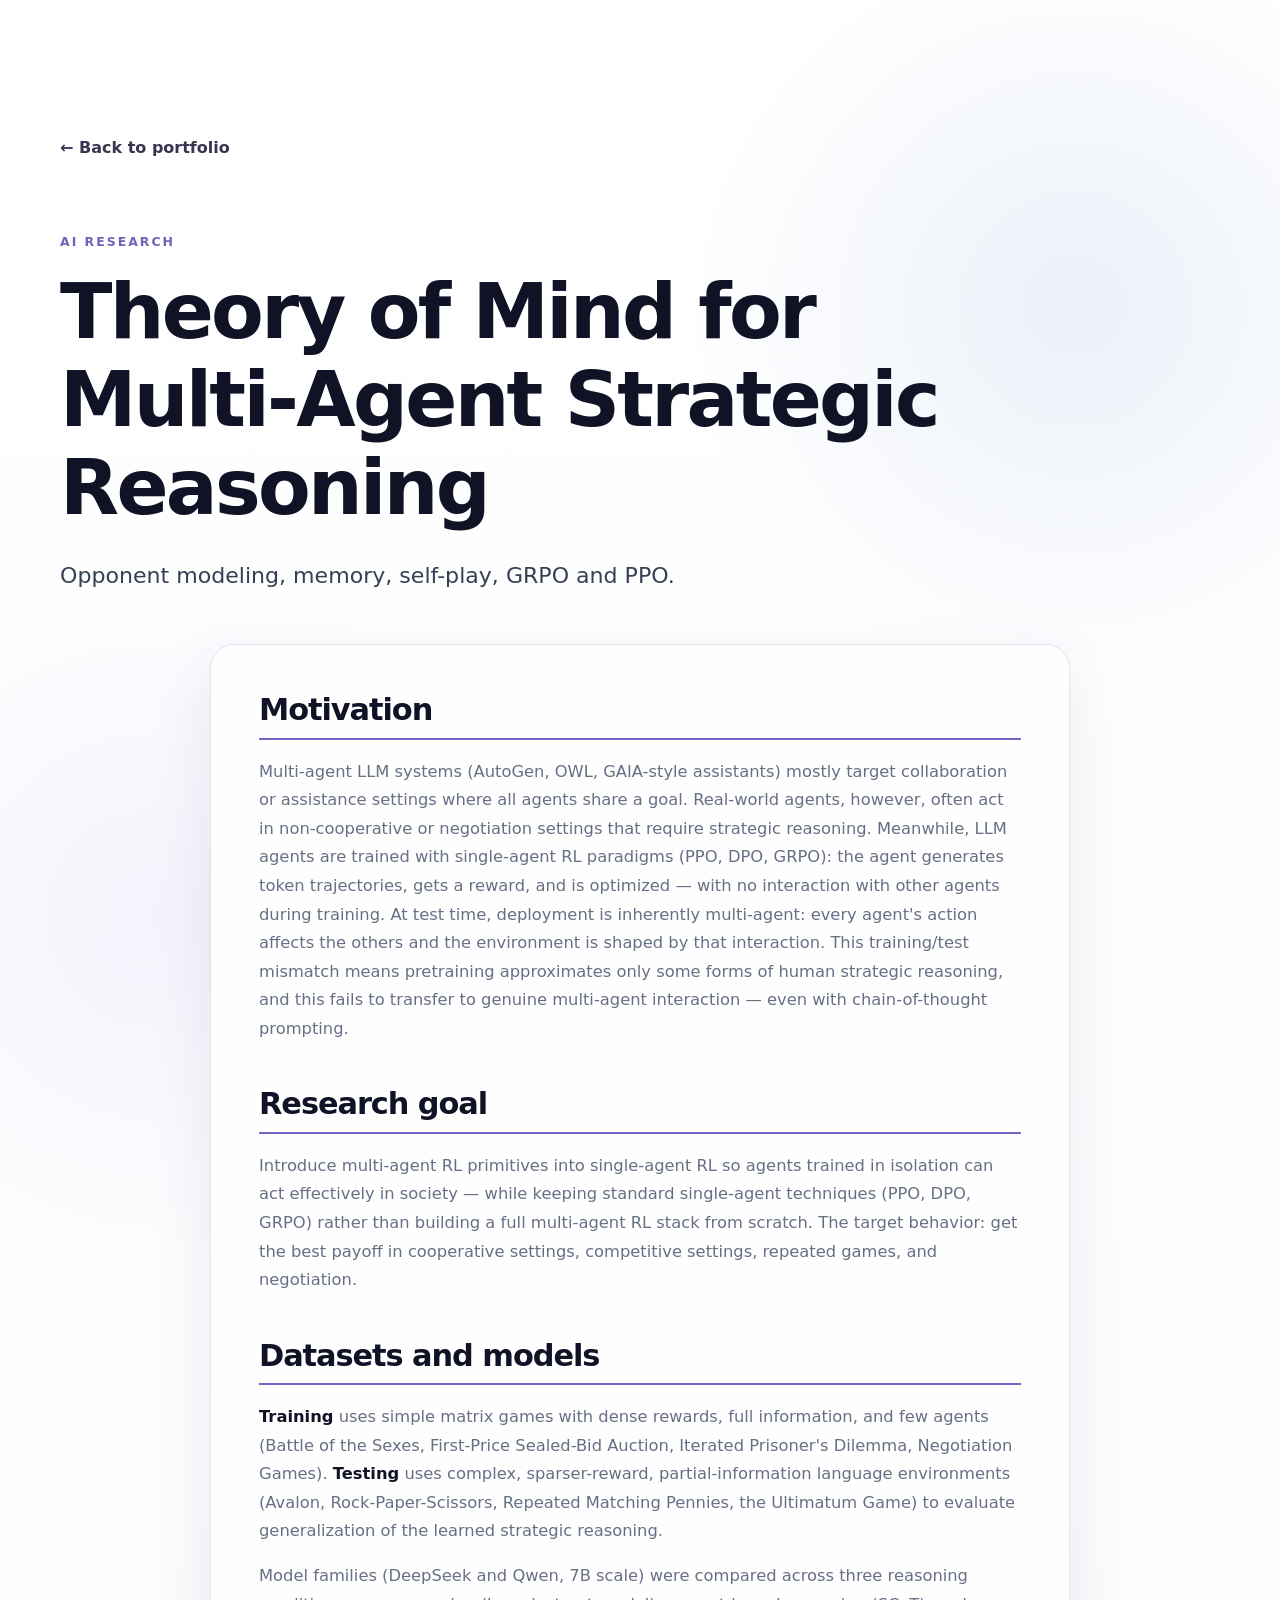
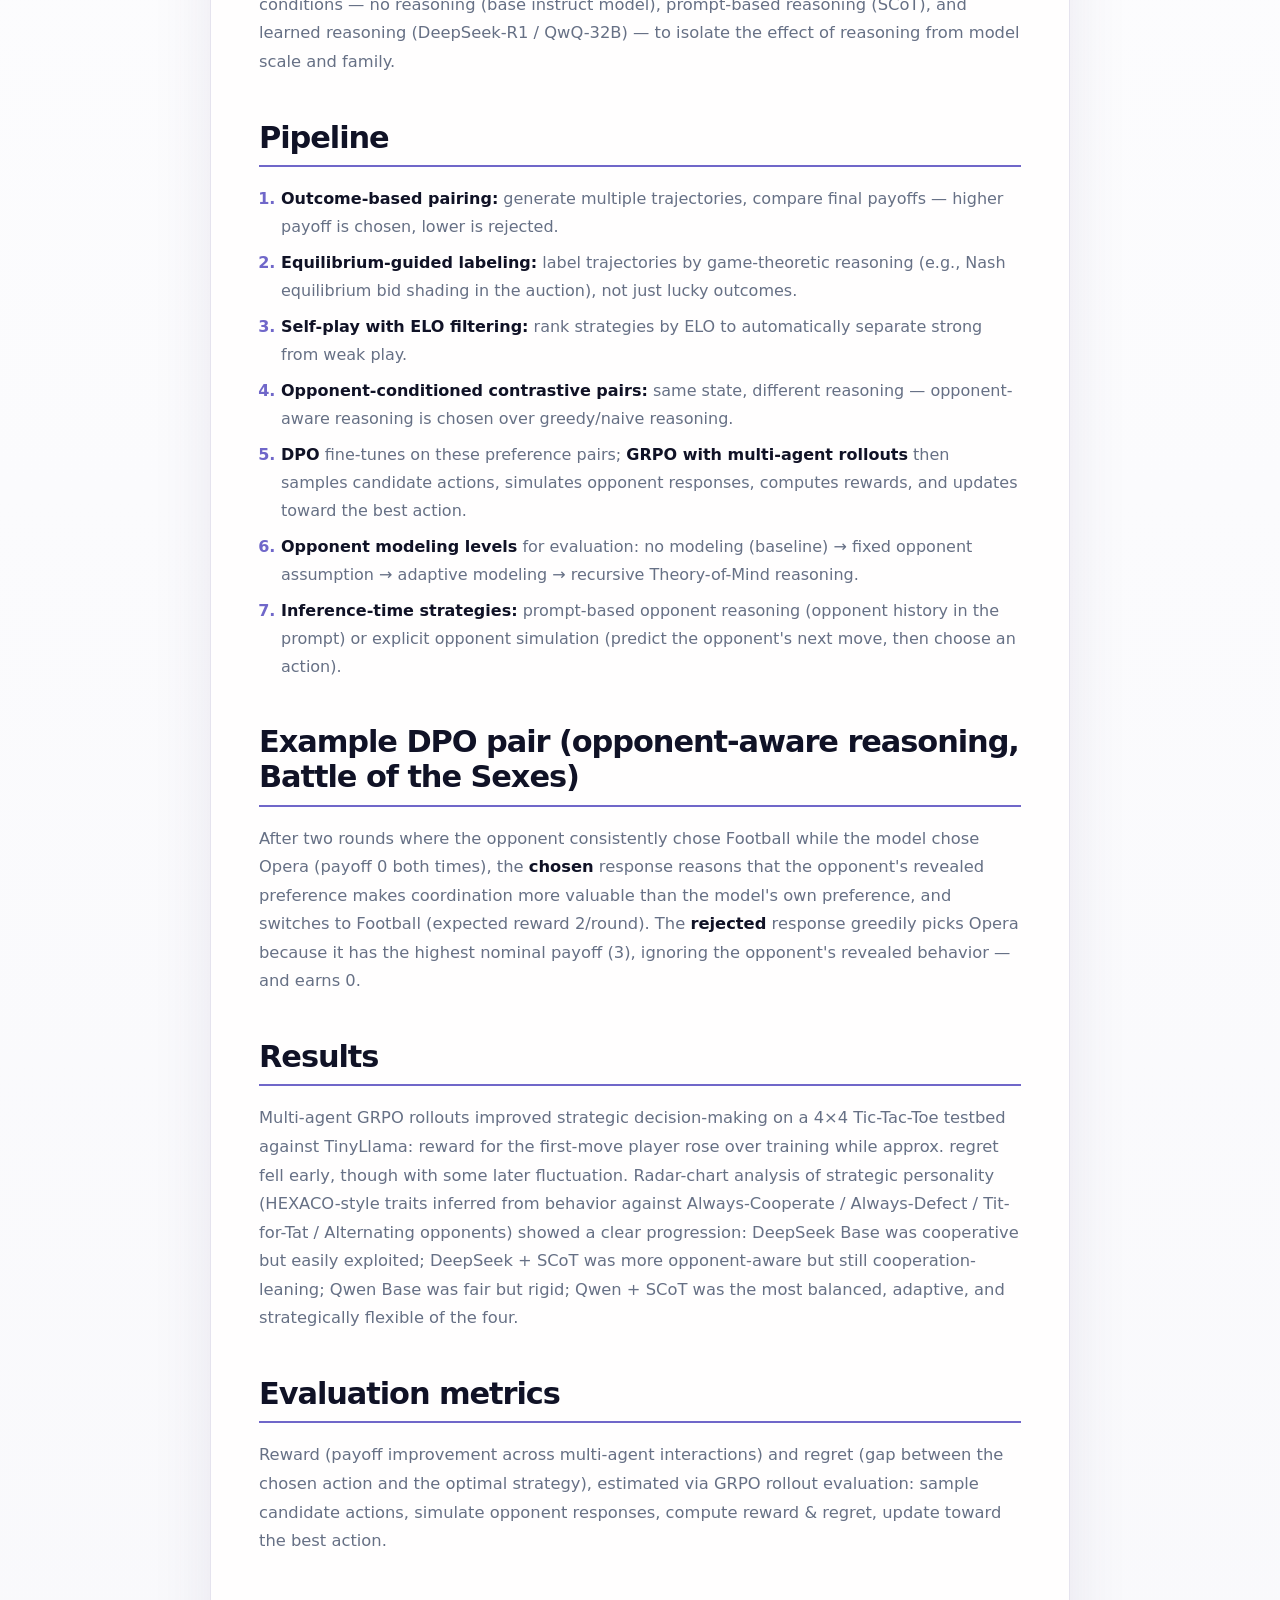
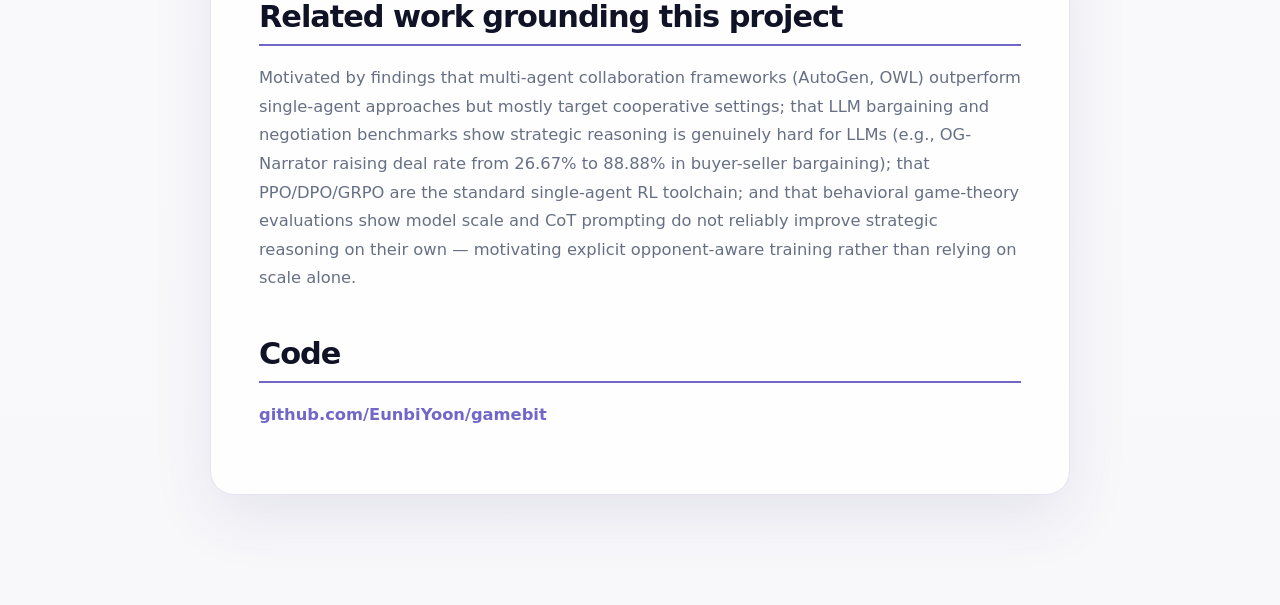
<file: pages/research-tom.html>
<!doctype html><html><head><meta charset="utf-8"><meta name="viewport" content="width=device-width,initial-scale=1"><link rel="stylesheet" href="../styles/main.css"><link rel="stylesheet" href="../styles/detail.css"><link rel="icon" type="image/svg+xml" href="../favicon.svg"><title>Theory of Mind for Multi-Agent Strategic Reasoning | Eunbi Yoon</title></head><body><main class="section container"><a class="card-cta" href="../index.html#research">← Back to portfolio</a><p class="eyebrow" style="margin-top:70px">AI Research</p><h1 style="font-size:clamp(2.7rem,6vw,5rem)">Theory of Mind for Multi-Agent Strategic Reasoning</h1><p class="hero-description">Opponent modeling, memory, self-play, GRPO and PPO.</p><div class="detail-card" style="margin-top:50px">
<h2>Motivation</h2>
<p>Multi-agent LLM systems (AutoGen, OWL, GAIA-style assistants) mostly target collaboration or assistance settings where all agents share a goal. Real-world agents, however, often act in non-cooperative or negotiation settings that require strategic reasoning. Meanwhile, LLM agents are trained with single-agent RL paradigms (PPO, DPO, GRPO): the agent generates token trajectories, gets a reward, and is optimized — with no interaction with other agents during training. At test time, deployment is inherently multi-agent: every agent's action affects the others and the environment is shaped by that interaction. This training/test mismatch means pretraining approximates only some forms of human strategic reasoning, and this fails to transfer to genuine multi-agent interaction — even with chain-of-thought prompting.</p>

<h2>Research goal</h2>
<p>Introduce multi-agent RL primitives into single-agent RL so agents trained in isolation can act effectively in society — while keeping standard single-agent techniques (PPO, DPO, GRPO) rather than building a full multi-agent RL stack from scratch. The target behavior: get the best payoff in cooperative settings, competitive settings, repeated games, and negotiation.</p>

<h2>Datasets and models</h2>
<p><strong>Training</strong> uses simple matrix games with dense rewards, full information, and few agents (Battle of the Sexes, First-Price Sealed-Bid Auction, Iterated Prisoner's Dilemma, Negotiation Games). <strong>Testing</strong> uses complex, sparser-reward, partial-information language environments (Avalon, Rock-Paper-Scissors, Repeated Matching Pennies, the Ultimatum Game) to evaluate generalization of the learned strategic reasoning.</p>
<p>Model families (DeepSeek and Qwen, 7B scale) were compared across three reasoning conditions — no reasoning (base instruct model), prompt-based reasoning (SCoT), and learned reasoning (DeepSeek-R1 / QwQ-32B) — to isolate the effect of reasoning from model scale and family.</p>

<h2>Pipeline</h2>
<ol>
<li><strong>Outcome-based pairing:</strong> generate multiple trajectories, compare final payoffs — higher payoff is chosen, lower is rejected.</li>
<li><strong>Equilibrium-guided labeling:</strong> label trajectories by game-theoretic reasoning (e.g., Nash equilibrium bid shading in the auction), not just lucky outcomes.</li>
<li><strong>Self-play with ELO filtering:</strong> rank strategies by ELO to automatically separate strong from weak play.</li>
<li><strong>Opponent-conditioned contrastive pairs:</strong> same state, different reasoning — opponent-aware reasoning is chosen over greedy/naive reasoning.</li>
<li><strong>DPO</strong> fine-tunes on these preference pairs; <strong>GRPO with multi-agent rollouts</strong> then samples candidate actions, simulates opponent responses, computes rewards, and updates toward the best action.</li>
<li><strong>Opponent modeling levels</strong> for evaluation: no modeling (baseline) → fixed opponent assumption → adaptive modeling → recursive Theory-of-Mind reasoning.</li>
<li><strong>Inference-time strategies:</strong> prompt-based opponent reasoning (opponent history in the prompt) or explicit opponent simulation (predict the opponent's next move, then choose an action).</li>
</ol>

<h2>Example DPO pair (opponent-aware reasoning, Battle of the Sexes)</h2>
<p>After two rounds where the opponent consistently chose Football while the model chose Opera (payoff 0 both times), the <strong>chosen</strong> response reasons that the opponent's revealed preference makes coordination more valuable than the model's own preference, and switches to Football (expected reward 2/round). The <strong>rejected</strong> response greedily picks Opera because it has the highest nominal payoff (3), ignoring the opponent's revealed behavior — and earns 0.</p>

<h2>Results</h2>
<p>Multi-agent GRPO rollouts improved strategic decision-making on a 4×4 Tic-Tac-Toe testbed against TinyLlama: reward for the first-move player rose over training while approx. regret fell early, though with some later fluctuation. Radar-chart analysis of strategic personality (HEXACO-style traits inferred from behavior against Always-Cooperate / Always-Defect / Tit-for-Tat / Alternating opponents) showed a clear progression: DeepSeek Base was cooperative but easily exploited; DeepSeek + SCoT was more opponent-aware but still cooperation-leaning; Qwen Base was fair but rigid; Qwen + SCoT was the most balanced, adaptive, and strategically flexible of the four.</p>

<h2>Evaluation metrics</h2>
<p>Reward (payoff improvement across multi-agent interactions) and regret (gap between the chosen action and the optimal strategy), estimated via GRPO rollout evaluation: sample candidate actions, simulate opponent responses, compute reward &amp; regret, update toward the best action.</p>

<h2>Related work grounding this project</h2>
<p>Motivated by findings that multi-agent collaboration frameworks (AutoGen, OWL) outperform single-agent approaches but mostly target cooperative settings; that LLM bargaining and negotiation benchmarks show strategic reasoning is genuinely hard for LLMs (e.g., OG-Narrator raising deal rate from 26.67% to 88.88% in buyer-seller bargaining); that PPO/DPO/GRPO are the standard single-agent RL toolchain; and that behavioral game-theory evaluations show model scale and CoT prompting do not reliably improve strategic reasoning on their own — motivating explicit opponent-aware training rather than relying on scale alone.</p>

<h2>Code</h2>
<p><a href="https://github.com/EunbiYoon/gamebit" target="_blank" rel="noopener">github.com/EunbiYoon/gamebit</a></p>
</div></main></body></html>
</file>
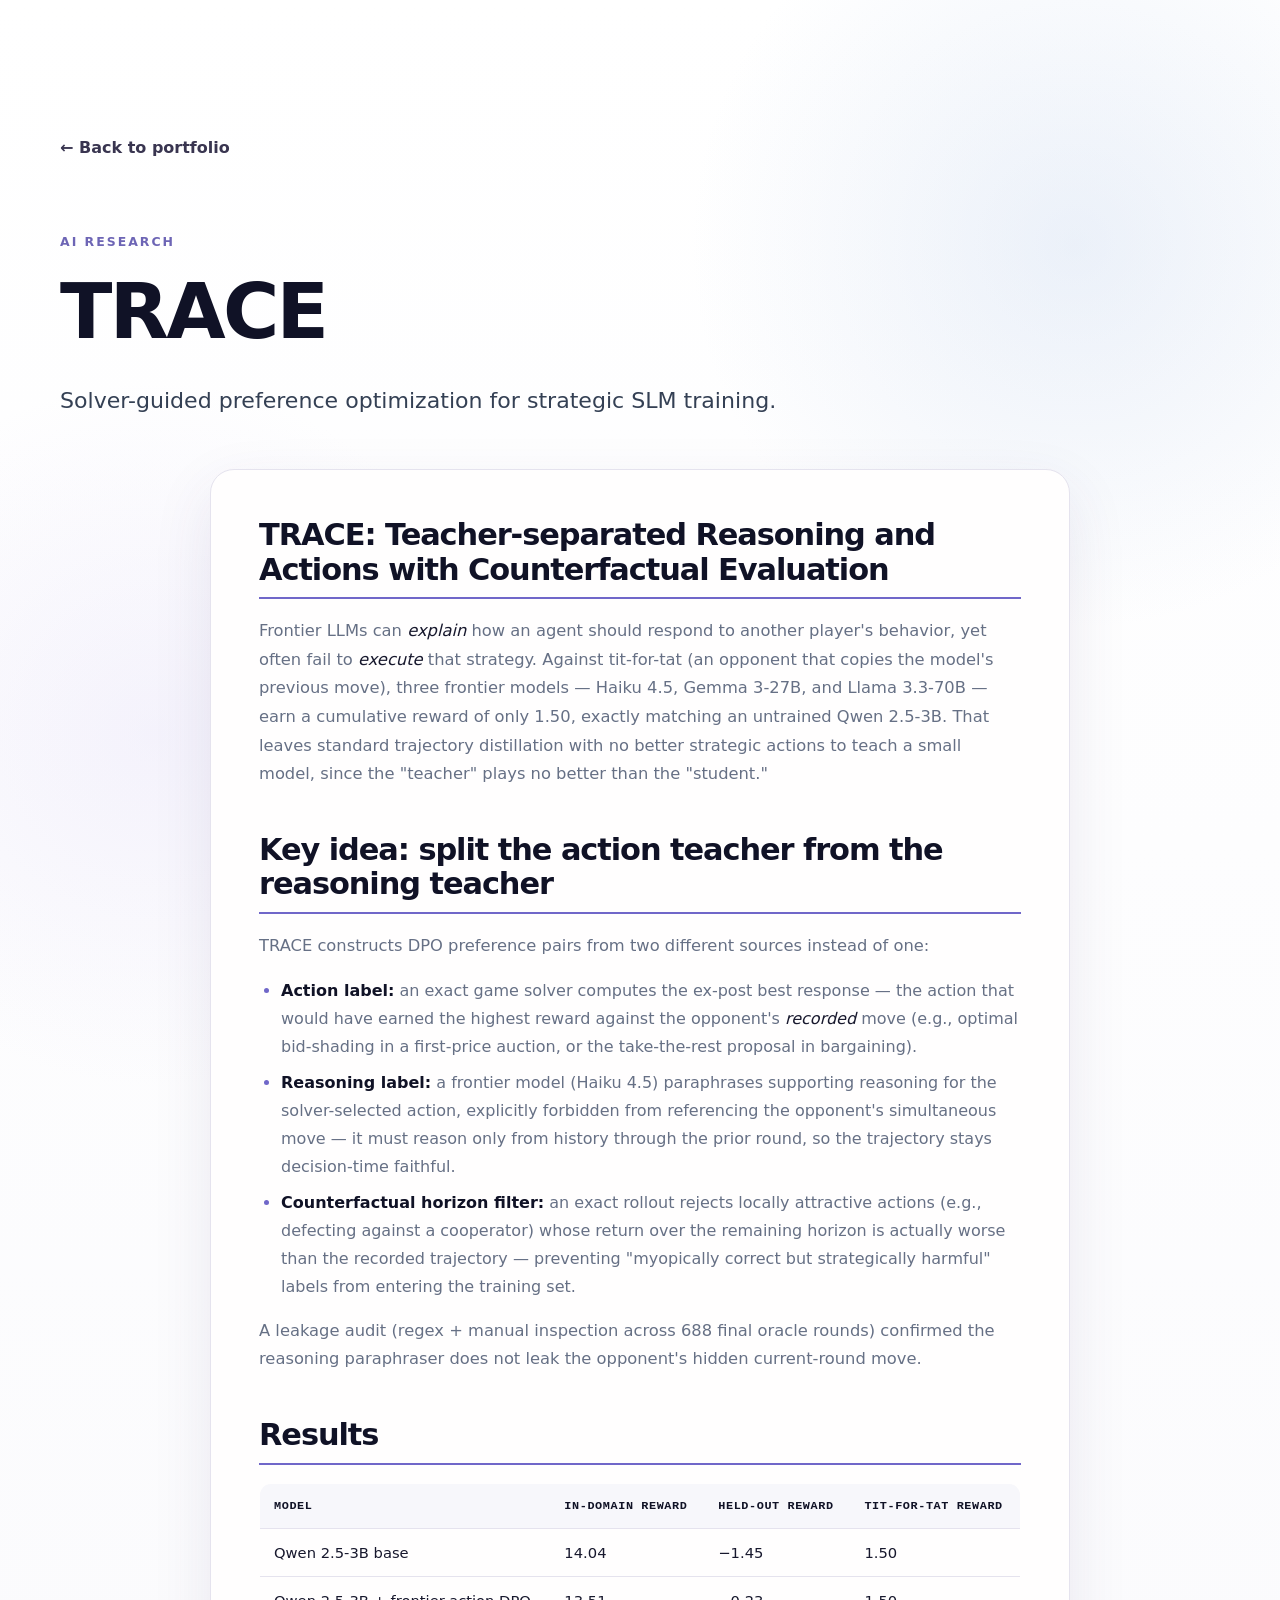
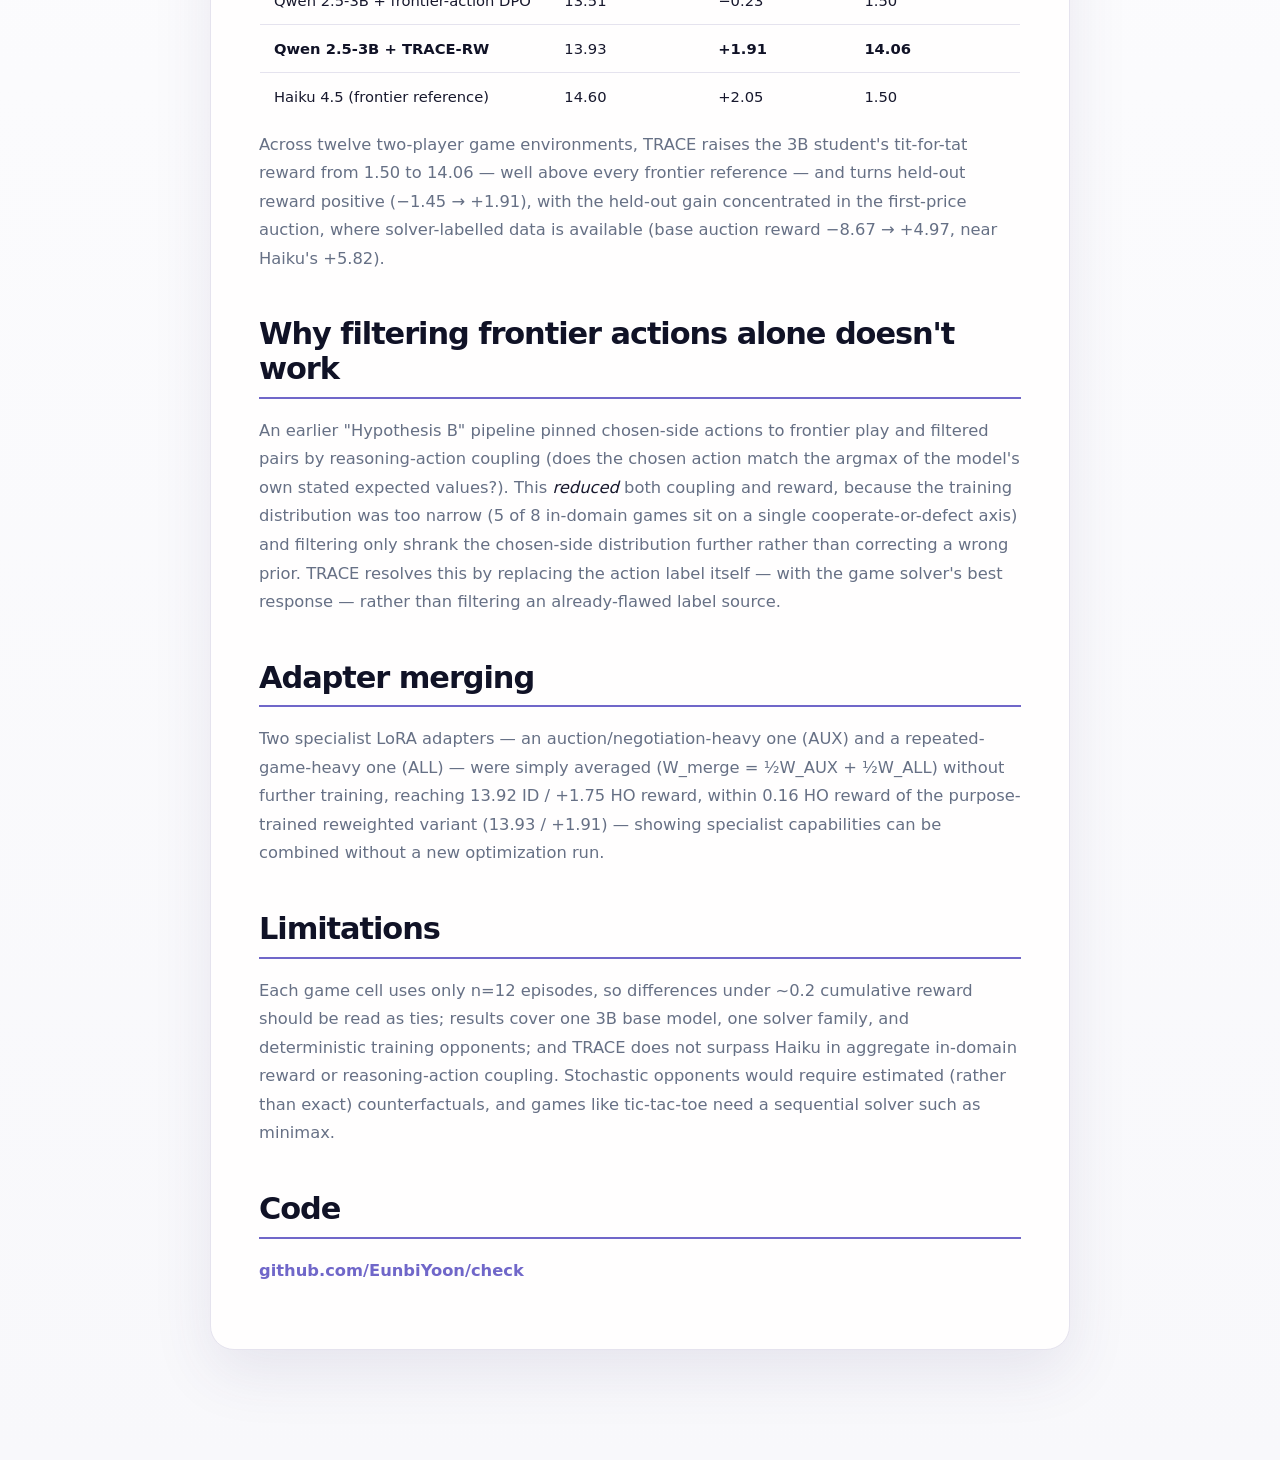
<file: pages/research-trace.html>
<!doctype html><html><head><meta charset="utf-8"><meta name="viewport" content="width=device-width,initial-scale=1"><link rel="stylesheet" href="../styles/main.css"><link rel="stylesheet" href="../styles/detail.css"><link rel="icon" type="image/svg+xml" href="../favicon.svg"><title>TRACE | Eunbi Yoon</title></head><body><main class="section container"><a class="card-cta" href="../index.html#research">← Back to portfolio</a><p class="eyebrow" style="margin-top:70px">AI Research</p><h1 style="font-size:clamp(2.7rem,6vw,5rem)">TRACE</h1><p class="hero-description">Solver-guided preference optimization for strategic SLM training.</p><div class="detail-card" style="margin-top:50px">
<h2>TRACE: Teacher-separated Reasoning and Actions with Counterfactual Evaluation</h2>
<p>Frontier LLMs can <em>explain</em> how an agent should respond to another player's behavior, yet often fail to <em>execute</em> that strategy. Against tit-for-tat (an opponent that copies the model's previous move), three frontier models — Haiku 4.5, Gemma 3-27B, and Llama 3.3-70B — earn a cumulative reward of only 1.50, exactly matching an untrained Qwen 2.5-3B. That leaves standard trajectory distillation with no better strategic actions to teach a small model, since the "teacher" plays no better than the "student."</p>

<h2>Key idea: split the action teacher from the reasoning teacher</h2>
<p>TRACE constructs DPO preference pairs from two different sources instead of one:</p>
<ul>
<li><strong>Action label:</strong> an exact game solver computes the ex-post best response — the action that would have earned the highest reward against the opponent's <em>recorded</em> move (e.g., optimal bid-shading in a first-price auction, or the take-the-rest proposal in bargaining).</li>
<li><strong>Reasoning label:</strong> a frontier model (Haiku 4.5) paraphrases supporting reasoning for the solver-selected action, explicitly forbidden from referencing the opponent's simultaneous move — it must reason only from history through the prior round, so the trajectory stays decision-time faithful.</li>
<li><strong>Counterfactual horizon filter:</strong> an exact rollout rejects locally attractive actions (e.g., defecting against a cooperator) whose return over the remaining horizon is actually worse than the recorded trajectory — preventing "myopically correct but strategically harmful" labels from entering the training set.</li>
</ul>
<p>A leakage audit (regex + manual inspection across 688 final oracle rounds) confirmed the reasoning paraphraser does not leak the opponent's hidden current-round move.</p>

<h2>Results</h2>
<table>
<tr><th>Model</th><th>In-domain reward</th><th>Held-out reward</th><th>Tit-for-tat reward</th></tr>
<tr><td>Qwen 2.5-3B base</td><td>14.04</td><td>−1.45</td><td>1.50</td></tr>
<tr><td>Qwen 2.5-3B + frontier-action DPO</td><td>13.51</td><td>−0.23</td><td>1.50</td></tr>
<tr><td><strong>Qwen 2.5-3B + TRACE-RW</strong></td><td>13.93</td><td><strong>+1.91</strong></td><td><strong>14.06</strong></td></tr>
<tr><td>Haiku 4.5 (frontier reference)</td><td>14.60</td><td>+2.05</td><td>1.50</td></tr>
</table>
<p style="margin-top:10px">Across twelve two-player game environments, TRACE raises the 3B student's tit-for-tat reward from 1.50 to 14.06 — well above every frontier reference — and turns held-out reward positive (−1.45 → +1.91), with the held-out gain concentrated in the first-price auction, where solver-labelled data is available (base auction reward −8.67 → +4.97, near Haiku's +5.82).</p>

<h2>Why filtering frontier actions alone doesn't work</h2>
<p>An earlier "Hypothesis B" pipeline pinned chosen-side actions to frontier play and filtered pairs by reasoning-action coupling (does the chosen action match the argmax of the model's own stated expected values?). This <em>reduced</em> both coupling and reward, because the training distribution was too narrow (5 of 8 in-domain games sit on a single cooperate-or-defect axis) and filtering only shrank the chosen-side distribution further rather than correcting a wrong prior. TRACE resolves this by replacing the action label itself — with the game solver's best response — rather than filtering an already-flawed label source.</p>

<h2>Adapter merging</h2>
<p>Two specialist LoRA adapters — an auction/negotiation-heavy one (AUX) and a repeated-game-heavy one (ALL) — were simply averaged (W_merge = ½W_AUX + ½W_ALL) without further training, reaching 13.92 ID / +1.75 HO reward, within 0.16 HO reward of the purpose-trained reweighted variant (13.93 / +1.91) — showing specialist capabilities can be combined without a new optimization run.</p>

<h2>Limitations</h2>
<p>Each game cell uses only n=12 episodes, so differences under ~0.2 cumulative reward should be read as ties; results cover one 3B base model, one solver family, and deterministic training opponents; and TRACE does not surpass Haiku in aggregate in-domain reward or reasoning-action coupling. Stochastic opponents would require estimated (rather than exact) counterfactuals, and games like tic-tac-toe need a sequential solver such as minimax.</p>

<h2>Code</h2>
<p><a href="https://github.com/EunbiYoon/check" target="_blank" rel="noopener">github.com/EunbiYoon/check</a></p>
</div></main></body></html>
</file>
<file: styles/main.css>
:root {
  --ink: #101828;
  --ink-strong: #07111f;
  --muted: #5f6b7a;
  --paper: #ffffff;
  --soft: #f4f6f8;
  --line: #dce2e8;
  --accent: #1f5eff;
  --accent-dark: #1446c6;
  --dark: #0b1220;
  --dark-soft: #121c2d;
  --max-width: 1160px;
  --radius: 18px;
  --shadow: 0 20px 55px rgba(16, 24, 40, 0.09);
}

* {
  box-sizing: border-box;
}

html {
  scroll-behavior: smooth;
  scroll-padding-top: 90px;
}

body {
  margin: 0;
  background: var(--paper);
  color: var(--ink);
  font-family: "DM Sans", system-ui, -apple-system, BlinkMacSystemFont, "Segoe UI", sans-serif;
  font-size: 16px;
  line-height: 1.7;
  -webkit-font-smoothing: antialiased;
}

::selection {
  color: white;
  background: var(--accent);
}

img {
  max-width: 100%;
}

button,
a {
  font: inherit;
}

a {
  color: inherit;
  text-decoration: none;
}

p,
h1,
h2,
h3 {
  margin-top: 0;
}

h1,
h2,
h3,
.brand {
  font-family: "Manrope", system-ui, sans-serif;
}

h1,
h2,
h3 {
  color: var(--ink-strong);
  line-height: 1.14;
  letter-spacing: -0.035em;
}

h1 {
  max-width: 880px;
  margin-bottom: 26px;
  font-size: clamp(3rem, 6.8vw, 6.2rem);
  font-weight: 800;
}

h1 span {
  color: var(--accent);
}

h2 {
  margin-bottom: 18px;
  font-size: clamp(2.1rem, 4.2vw, 4rem);
  font-weight: 750;
}

h3 {
  margin-bottom: 12px;
  font-size: clamp(1.35rem, 2.2vw, 2rem);
  font-weight: 700;
}

.container {
  width: min(calc(100% - 48px), var(--max-width));
  margin-inline: auto;
}

.skip-link {
  position: absolute;
  z-index: 999;
  top: -60px;
  left: 20px;
  padding: 10px 14px;
  color: white;
  background: var(--dark);
  border-radius: 8px;
}

.skip-link:focus {
  top: 16px;
}

.site-header {
  position: sticky;
  z-index: 100;
  top: 0;
  background: rgba(255, 255, 255, 0.9);
  border-bottom: 1px solid rgba(220, 226, 232, 0.9);
  backdrop-filter: blur(16px);
}

.nav {
  min-height: 76px;
  display: flex;
  align-items: center;
  justify-content: space-between;
  gap: 28px;
}

.brand {
  display: inline-flex;
  align-items: center;
  gap: 12px;
  font-weight: 800;
  letter-spacing: -0.02em;
}

.brand-mark {
  width: 36px;
  height: 36px;
  display: grid;
  place-items: center;
  color: white;
  background: var(--ink-strong);
  border-radius: 50%;
  font-size: 0.75rem;
}

.nav-links {
  display: flex;
  align-items: center;
  gap: 28px;
  color: var(--muted);
  font-size: 0.94rem;
  font-weight: 600;
}

.nav-links a,
.footer-links a,
.social-links a {
  transition: color 160ms ease;
}

.nav-links a:hover,
.footer-links a:hover,
.social-links a:hover {
  color: var(--accent);
}

.nav-resume {
  padding: 9px 16px;
  color: white;
  background: var(--ink-strong);
  border-radius: 999px;
  font-size: 0.9rem;
  font-weight: 700;
  transition: transform 160ms ease, background 160ms ease;
}

.nav-resume:hover {
  background: var(--accent);
  transform: translateY(-1px);
}

.hero {
  min-height: calc(100vh - 76px);
  display: grid;
  grid-template-columns: minmax(0, 1.6fr) minmax(310px, 0.72fr);
  align-items: center;
  gap: 70px;
  padding-block: 100px;
}

.availability {
  width: fit-content;
  display: inline-flex;
  align-items: center;
  gap: 9px;
  margin-bottom: 24px;
  padding: 7px 12px;
  color: #126b43;
  background: #ebf8f1;
  border: 1px solid #c8ead8;
  border-radius: 999px;
  font-size: 0.85rem;
  font-weight: 700;
}

.availability span {
  width: 8px;
  height: 8px;
  background: #1b9b62;
  border-radius: 50%;
  box-shadow: 0 0 0 4px rgba(27, 155, 98, 0.13);
}

.eyebrow {
  margin-bottom: 16px;
  color: var(--accent);
  font-size: 0.78rem;
  font-weight: 800;
  letter-spacing: 0.16em;
  text-transform: uppercase;
}

.hero-description {
  max-width: 760px;
  margin-bottom: 14px;
  color: #344054;
  font-size: clamp(1.15rem, 1.9vw, 1.38rem);
  line-height: 1.68;
}

.hero-subtext {
  max-width: 700px;
  color: var(--muted);
}

.hero-actions {
  display: flex;
  flex-wrap: wrap;
  gap: 12px;
  margin-top: 34px;
}

.button {
  min-height: 48px;
  display: inline-flex;
  align-items: center;
  justify-content: center;
  padding: 11px 20px;
  border: 1px solid transparent;
  border-radius: 10px;
  font-weight: 700;
  transition: transform 160ms ease, box-shadow 160ms ease, background 160ms ease;
}

.button:hover {
  transform: translateY(-2px);
}

.button-primary {
  color: white;
  background: var(--accent);
  box-shadow: 0 10px 25px rgba(31, 94, 255, 0.2);
}

.button-primary:hover {
  background: var(--accent-dark);
  box-shadow: 0 14px 30px rgba(31, 94, 255, 0.25);
}

.button-secondary {
  color: var(--ink);
  background: white;
  border-color: var(--line);
}

.button-secondary:hover {
  border-color: #aeb8c4;
  box-shadow: 0 10px 22px rgba(16, 24, 40, 0.08);
}

.social-links {
  display: flex;
  flex-wrap: wrap;
  gap: 22px;
  margin-top: 28px;
  color: var(--muted);
  font-size: 0.92rem;
  font-weight: 700;
}

.hero-panel {
  padding: 28px;
  color: white;
  background: var(--dark);
  border-radius: 24px;
  box-shadow: var(--shadow);
}

.panel-header {
  display: flex;
  align-items: center;
  justify-content: space-between;
  padding-bottom: 20px;
  border-bottom: 1px solid rgba(255, 255, 255, 0.12);
}

.panel-kicker,
.panel-number {
  color: #9fb2cc;
  font-size: 0.76rem;
  font-weight: 800;
  letter-spacing: 0.13em;
  text-transform: uppercase;
}

.panel-list article {
  display: grid;
  grid-template-columns: 30px 1fr;
  gap: 14px;
  padding-block: 24px;
  border-bottom: 1px solid rgba(255, 255, 255, 0.1);
}

.panel-list article:last-child {
  padding-bottom: 2px;
  border-bottom: 0;
}

.panel-list article > span {
  color: #6f8cb4;
  font-size: 0.76rem;
  font-weight: 800;
}

.panel-list h2 {
  margin-bottom: 7px;
  color: white;
  font-size: 1.08rem;
  letter-spacing: -0.02em;
}

.panel-list p {
  margin: 0;
  color: #aebcd0;
  font-size: 0.92rem;
  line-height: 1.62;
}

.section {
  padding-block: 110px;
}

.section-dark {
  color: white;
  background: var(--dark);
}

.section-dark h2 {
  color: white;
}

.section-soft {
  background: var(--soft);
  border-block: 1px solid var(--line);
}

.about-grid {
  display: grid;
  grid-template-columns: 190px 1fr;
  gap: 80px;
}

.section-label {
  display: flex;
  align-items: center;
  gap: 14px;
  align-self: start;
  color: #9fb2cc;
  font-size: 0.76rem;
  font-weight: 800;
  letter-spacing: 0.13em;
  text-transform: uppercase;
}

.section-label span {
  width: 35px;
  height: 35px;
  display: grid;
  place-items: center;
  border: 1px solid currentColor;
  border-radius: 50%;
}

.section-label p {
  margin: 0;
}

.section-label.light {
  color: var(--accent);
}

.about-copy > p {
  max-width: 830px;
  color: #b7c2d2;
  font-size: 1.08rem;
}

.stats-grid {
  display: grid;
  grid-template-columns: repeat(4, 1fr);
  gap: 16px;
  margin-top: 50px;
}

.stats-grid div {
  min-height: 135px;
  display: flex;
  flex-direction: column;
  justify-content: flex-end;
  padding: 22px;
  background: var(--dark-soft);
  border: 1px solid rgba(255, 255, 255, 0.09);
  border-radius: 14px;
}

.stats-grid strong {
  color: white;
  font-family: "Manrope", sans-serif;
  font-size: 2rem;
}

.stats-grid span {
  color: #9fb0c6;
  font-size: 0.86rem;
}

.section-heading {
  display: grid;
  grid-template-columns: 190px 1fr;
  gap: 80px;
  margin-bottom: 54px;
}

.section-heading > div:last-child {
  max-width: 800px;
}

.section-heading h2 {
  margin-bottom: 10px;
}

.section-heading > div:last-child > p {
  margin: 0;
  color: var(--muted);
}

.projects-list {
  border-top: 1px solid var(--line);
}

.project-card {
  display: grid;
  grid-template-columns: 110px 1fr;
  gap: 50px;
  padding-block: 52px;
  border-bottom: 1px solid var(--line);
}

.featured-project {
  margin-top: 24px;
  padding: 42px;
  background: #f8faff;
  border: 1px solid #d9e3ff;
  border-radius: var(--radius);
}

.project-index {
  color: #a1aab6;
  font-family: "Manrope", sans-serif;
  font-size: 0.9rem;
  font-weight: 800;
}

.project-topline {
  display: flex;
  align-items: center;
  justify-content: space-between;
  gap: 20px;
  margin-bottom: 12px;
  color: var(--accent);
  font-size: 0.78rem;
  font-weight: 800;
  letter-spacing: 0.08em;
  text-transform: uppercase;
}

.project-topline p {
  margin: 0;
}

.project-summary {
  max-width: 880px;
  margin-bottom: 24px;
  color: var(--muted);
  font-size: 1.04rem;
}

.metrics {
  display: grid;
  grid-template-columns: repeat(3, 1fr);
  gap: 12px;
  margin: 28px 0;
}

.metrics.compact-metrics {
  max-width: 620px;
  grid-template-columns: repeat(2, 1fr);
}

.metrics div {
  padding: 18px;
  background: white;
  border: 1px solid var(--line);
  border-radius: 12px;
}

.metrics strong,
.metrics span {
  display: block;
}

.metrics strong {
  color: var(--ink-strong);
  font-family: "Manrope", sans-serif;
  font-size: 1.25rem;
}

.metrics span {
  color: var(--muted);
  font-size: 0.8rem;
}

.tag-list {
  display: flex;
  flex-wrap: wrap;
  gap: 8px;
}

.tag-list span {
  padding: 5px 10px;
  color: #495566;
  background: white;
  border: 1px solid var(--line);
  border-radius: 999px;
  font-size: 0.78rem;
  font-weight: 600;
}

.project-links {
  margin-top: 24px;
}

.project-links a {
  color: var(--accent);
  font-weight: 800;
}

.project-links a:hover {
  color: var(--accent-dark);
}

.experience-list {
  background: white;
  border: 1px solid var(--line);
  border-radius: var(--radius);
  overflow: hidden;
}

.experience-card {
  display: grid;
  grid-template-columns: 220px 1fr;
  gap: 50px;
  padding: 40px;
  border-bottom: 1px solid var(--line);
}

.experience-card:last-child {
  border-bottom: 0;
}

.experience-date {
  color: var(--muted);
  font-size: 0.88rem;
  font-weight: 700;
}

.company {
  margin-bottom: 8px;
  color: var(--accent);
  font-size: 0.83rem;
  font-weight: 800;
  letter-spacing: 0.07em;
  text-transform: uppercase;
}

.experience-main h3 {
  margin-bottom: 16px;
}

.experience-main ul {
  margin: 0 0 22px;
  padding-left: 20px;
  color: var(--muted);
}

.experience-main li + li {
  margin-top: 8px;
}

.education-card .experience-main > p:last-child {
  color: var(--muted);
}

.skills-grid {
  display: grid;
  grid-template-columns: repeat(2, 1fr);
  gap: 18px;
}

.skills-grid article {
  min-height: 260px;
  padding: 32px;
  border: 1px solid var(--line);
  border-radius: var(--radius);
  transition: transform 180ms ease, box-shadow 180ms ease, border-color 180ms ease;
}

.skills-grid article:hover {
  border-color: #bac6d3;
  box-shadow: var(--shadow);
  transform: translateY(-4px);
}

.skill-number {
  margin-bottom: 50px;
  color: var(--accent);
  font-size: 0.76rem;
  font-weight: 800;
}

.skills-grid article > p:last-child {
  margin: 0;
  color: var(--muted);
}

.awards-section {
  color: white;
  background: var(--accent);
}

.awards-section h2 {
  max-width: 650px;
  margin: 0;
  color: white;
}

.awards-section .eyebrow {
  color: #dce6ff;
}

.awards-grid {
  display: grid;
  grid-template-columns: 1fr 1fr;
  gap: 90px;
  align-items: end;
}

.award-details {
  display: grid;
  grid-template-columns: repeat(3, 1fr);
  gap: 14px;
}

.award-details div {
  min-height: 150px;
  display: flex;
  flex-direction: column;
  justify-content: flex-end;
  padding: 20px;
  background: rgba(255, 255, 255, 0.12);
  border: 1px solid rgba(255, 255, 255, 0.2);
  border-radius: 14px;
}

.award-details strong {
  font-family: "Manrope", sans-serif;
  font-size: 2rem;
}

.award-details span {
  color: #e3eaff;
  font-size: 0.82rem;
}

.contact-card {
  padding: 80px;
  text-align: center;
  background: var(--soft);
  border: 1px solid var(--line);
  border-radius: 26px;
}

.contact-card h2 {
  max-width: 830px;
  margin-inline: auto;
}

.contact-card > p:not(.eyebrow) {
  max-width: 760px;
  margin-inline: auto;
  color: var(--muted);
  font-size: 1.08rem;
}

.contact-actions {
  justify-content: center;
}

.contact-email {
  display: inline-block;
  margin-top: 24px;
  color: var(--accent);
  font-weight: 800;
}

.footer {
  color: #9ba8b8;
  background: var(--dark);
}

.footer-inner {
  min-height: 160px;
  display: grid;
  grid-template-columns: 1fr auto auto;
  align-items: center;
  gap: 50px;
}

.footer strong {
  color: white;
  font-family: "Manrope", sans-serif;
}

.footer p {
  margin: 3px 0 0;
  font-size: 0.86rem;
}

.footer-links {
  display: flex;
  gap: 18px;
  font-size: 0.9rem;
  font-weight: 700;
}

@media (max-width: 980px) {
  .nav-links {
    display: none;
  }

  .hero {
    grid-template-columns: 1fr;
    min-height: auto;
    gap: 55px;
    padding-block: 80px;
  }

  .hero-panel {
    max-width: 650px;
  }

  .about-grid,
  .section-heading {
    grid-template-columns: 1fr;
    gap: 28px;
  }

  .stats-grid {
    grid-template-columns: repeat(2, 1fr);
  }

  .awards-grid {
    grid-template-columns: 1fr;
    gap: 50px;
  }

  .footer-inner {
    grid-template-columns: 1fr auto;
  }

  .footer-inner > p:last-child {
    grid-column: 1 / -1;
    margin-bottom: 26px;
  }
}

@media (max-width: 720px) {
  .container {
    width: min(calc(100% - 30px), var(--max-width));
  }

  .nav {
    min-height: 68px;
  }

  .brand > span:last-child {
    display: none;
  }

  .section {
    padding-block: 78px;
  }

  .project-card,
  .experience-card {
    grid-template-columns: 1fr;
    gap: 14px;
  }

  .featured-project,
  .experience-card {
    padding: 26px;
  }

  .metrics,
  .metrics.compact-metrics,
  .skills-grid,
  .award-details {
    grid-template-columns: 1fr;
  }

  .project-topline {
    align-items: flex-start;
    flex-direction: column;
    gap: 4px;
  }

  .skills-grid article {
    min-height: auto;
  }

  .skill-number {
    margin-bottom: 30px;
  }

  .contact-card {
    padding: 50px 24px;
  }

  .footer-inner {
    grid-template-columns: 1fr;
    gap: 20px;
    padding-block: 42px;
  }

  .footer-inner > p:last-child {
    grid-column: auto;
    margin-bottom: 0;
  }
}

@media (max-width: 480px) {
  h1 {
    font-size: 2.75rem;
  }

  .nav-resume {
    padding: 8px 12px;
  }

  .hero {
    padding-block: 62px;
  }

  .hero-actions .button {
    width: 100%;
  }

  .stats-grid {
    grid-template-columns: 1fr;
  }

  .social-links {
    gap: 15px;
  }
}

@media (prefers-reduced-motion: reduce) {
  html {
    scroll-behavior: auto;
  }

  *,
  *::before,
  *::after {
    transition-duration: 0.01ms !important;
    animation-duration: 0.01ms !important;
    animation-iteration-count: 1 !important;
  }
}

.project-category { margin-top: 64px; }
.project-category > h3 { margin-bottom: 24px; font-size: clamp(1.7rem, 3vw, 2.6rem); }
.project-category + .project-category { margin-top: 88px; }
.certification-grid { display: grid; grid-template-columns: repeat(3, 1fr); gap: 18px; }
@media (max-width: 980px) { .certification-grid { grid-template-columns: 1fr; } }


/* --- 2026 portfolio refresh: brighter, visual, clickable cards --- */
body{background:linear-gradient(180deg,#fff 0%,#fbfcff 34%,#fff 100%)}
.hero{position:relative}.hero:before{content:"";position:absolute;width:420px;height:420px;right:4%;top:8%;background:radial-gradient(circle,rgba(116,94,255,.16),rgba(74,144,255,.08) 45%,transparent 70%);filter:blur(8px);pointer-events:none}
.showcase-section{position:relative;overflow:hidden}.research-section{background:linear-gradient(135deg,#f8f5ff 0%,#fff 48%,#f1f7ff 100%)}.ml-section{background:linear-gradient(135deg,#fff 0%,#f2fbff 52%,#fff7fb 100%);border-block:1px solid #e8edf6}
.visual-card-grid{display:grid;grid-template-columns:repeat(2,minmax(0,1fr));gap:28px}.visual-card{display:flex;flex-direction:column;min-width:0;background:rgba(255,255,255,.88);border:1px solid rgba(166,180,214,.45);border-radius:24px;overflow:hidden;box-shadow:0 16px 45px rgba(57,72,115,.10);transition:transform .28s ease,box-shadow .28s ease,border-color .28s ease}.visual-card:hover{transform:translateY(-8px);box-shadow:0 28px 70px rgba(67,80,145,.18);border-color:rgba(91,101,255,.42)}
.card-image,.cert-image{position:relative;overflow:hidden;background:linear-gradient(135deg,#e9e6ff,#e9f5ff 52%,#ffeef6);isolation:isolate}.card-image{aspect-ratio:16/9}.card-image img,.cert-image img{width:100%;height:100%;object-fit:cover;display:block;transition:transform .5s ease}.visual-card:hover .card-image img,.cert-card:hover .cert-image img{transform:scale(1.045)}.card-image img:not([src]),.cert-image img:not([src]){display:none}.image-fallback{position:absolute;inset:0;display:grid;place-items:center;padding:30px;text-align:center;font-family:"Manrope",sans-serif;font-weight:800;font-size:1.25rem;color:#44506b;background:linear-gradient(135deg,rgba(226,220,255,.95),rgba(222,244,255,.92) 55%,rgba(255,226,241,.9));z-index:-1}.metric-badge{position:absolute;right:16px;bottom:16px;padding:8px 12px;border-radius:999px;background:rgba(9,17,36,.84);color:#fff;font-size:.78rem;font-weight:800;backdrop-filter:blur(10px)}
.card-body{padding:28px}.card-body h3{font-size:clamp(1.35rem,2vw,1.85rem)}.card-meta{display:flex;justify-content:space-between;gap:14px;margin-bottom:13px;color:#6758e8;font-size:.75rem;font-weight:800;letter-spacing:.06em;text-transform:uppercase}.card-body>p{color:var(--muted)}.card-cta{display:inline-flex;align-items:center;gap:7px;margin-top:24px;color:#4e55df;font-weight:800}.card-cta b{transition:transform .2s ease}.visual-card:hover .card-cta b{transform:translate(3px,-3px)}
.research-card:before,.ml-card:before{content:"";height:4px;background:linear-gradient(90deg,#7758ff,#4ca5ff,#f37bb6)}
@media(max-width:900px){.visual-card-grid,.certification-grid{grid-template-columns:1fr}}
@media(max-width:600px){.card-body{padding:22px}.card-meta{flex-direction:column;gap:3px}}

/* Warm lilac / rose / peach palette override */
:root{--accent:#b45f8d;--accent-dark:#8e466d;--dark:#211a22;--dark-soft:#30252f;--soft:#fff9f7;--line:#eadfdf;--muted:#6f6269;--ink:#332a30;--ink-strong:#241d21}
body{background:linear-gradient(180deg,#fffdfb 0%,#fff8f6 34%,#fffdfb 100%)}
.hero:before{background:radial-gradient(circle,rgba(235,166,190,.24),rgba(244,196,151,.13) 45%,transparent 70%)}
.research-section{background:linear-gradient(135deg,#fff4f7 0%,#fffdfb 48%,#fff4ed 100%)}
.ml-section{background:linear-gradient(135deg,#fffdfb 0%,#f7f1e8 52%,#fff2f5 100%);border-block:1px solid #eee1dc}
.card-image,.cert-image{background:linear-gradient(135deg,#f7dfe8,#f7ead8 52%,#eee3ef)}
.image-fallback{color:#6b4f5c;background:linear-gradient(135deg,rgba(248,218,228,.96),rgba(250,232,207,.94) 55%,rgba(238,221,236,.92))}
.card-meta{color:#ad5c83}.card-cta{color:#a44f78}
.research-card:before,.ml-card:before{background:linear-gradient(90deg,#c96893,#e7a36f,#b58ab9)}

/* ===== Pastel card-forward refresh ===== */
:root {
  --accent: #7659e8;
  --accent-dark: #4d3aa6;
  --ink: #17182d;
  --ink-strong: #101226;
  --muted: #667085;
  --paper: #fffefe;
  --soft: #fbf9ff;
  --line: rgba(118, 89, 232, .14);
  --dark: #25233d;
  --shadow: 0 22px 60px rgba(72, 56, 120, .10);
}
body {
  background:
    radial-gradient(circle at 12% 8%, rgba(215,205,255,.35), transparent 26%),
    radial-gradient(circle at 88% 10%, rgba(255,214,226,.38), transparent 24%),
    linear-gradient(180deg,#fff 0%,#fdfbff 48%,#fff 100%);
}
.site-header { background: rgba(255,255,255,.78); border-bottom-color: rgba(118,89,232,.10); }
.nav-resume, .button-primary { background: linear-gradient(135deg,#34324f,#24243d); box-shadow: 0 10px 28px rgba(37,35,61,.18); }
.nav-resume:hover, .button-primary:hover { background: linear-gradient(135deg,#4b466e,#2d2a4c); }
.hero { min-height: 690px; padding-block: 92px 76px; position: relative; }
.hero::after { content:""; position:absolute; width:380px; height:380px; right:2%; top:90px; border-radius:48% 52% 55% 45%; background:linear-gradient(135deg,rgba(255,190,211,.56),rgba(208,200,255,.62) 55%,rgba(203,238,255,.50)); filter:blur(2px); opacity:.75; z-index:-1; transform:rotate(-12deg); }
.hero h1 { max-width: 820px; font-size: clamp(3.1rem,6vw,5.7rem); }
.hero h1 span { background: linear-gradient(90deg,#ee8fae,#9b78e8,#6fa6db); -webkit-background-clip:text; background-clip:text; color:transparent; }
.availability { color:#725a91; background:rgba(255,255,255,.76); border-color:rgba(137,111,186,.18); box-shadow:0 8px 24px rgba(84,65,125,.07); }
.availability span { background:#8d75d8; box-shadow:0 0 0 4px rgba(141,117,216,.12); }
.section-dark { color:var(--ink); background:transparent; }
.section-dark h2 { color:var(--ink-strong); }
.about-copy > p { color:var(--muted); }
.about-grid { padding: 52px; border:1px solid rgba(118,89,232,.11); border-radius:30px; background:rgba(255,255,255,.66); box-shadow:var(--shadow); backdrop-filter:blur(16px); }
.stats-grid div { background:linear-gradient(145deg,rgba(246,242,255,.92),rgba(255,244,248,.88)); border:1px solid rgba(118,89,232,.10); }
.stats-grid strong { color:var(--ink-strong); }
.stats-grid span { color:var(--muted); }
.showcase-section { position:relative; }
.research-section { background:linear-gradient(180deg,rgba(248,246,255,.78),rgba(255,255,255,.55)); }
.ml-section { background:linear-gradient(180deg,rgba(255,255,255,.65),rgba(255,247,250,.65)); }
.showcase-heading { display:grid; grid-template-columns:minmax(0,1.4fr) minmax(260px,.6fr); gap:50px; align-items:end; margin-bottom:38px; }
.showcase-heading h2 { max-width:760px; margin:0; font-size:clamp(2.25rem,4vw,3.8rem); }
.showcase-heading > p { margin:0 0 8px; color:var(--muted); font-size:1.02rem; }
.visual-card-grid { gap:24px; }
.visual-card { overflow:hidden; border:1px solid rgba(118,89,232,.16); border-radius:24px; background:rgba(255,255,255,.82); box-shadow:0 14px 38px rgba(61,48,104,.08); transition:transform .28s ease,box-shadow .28s ease,border-color .28s ease; }
.visual-card:hover { transform:translateY(-7px); border-color:rgba(118,89,232,.32); box-shadow:0 26px 60px rgba(61,48,104,.14); }
.card-image { min-height:295px; position:relative; overflow:hidden; background:linear-gradient(125deg,#dce8ff 0%,#e7e1ff 46%,#ffe1ec 100%); }
.research-card:nth-child(1) .card-image { background:linear-gradient(135deg,#efe9ff,#dcecff 55%,#ffe8f0); }
.research-card:nth-child(2) .card-image { background:linear-gradient(135deg,#ffe8ee,#e5ddff 55%,#dff4ff); }
.ml-card:nth-child(1) .card-image { background:linear-gradient(135deg,#dbeaff,#e4e2ff 48%,#ffe1ea); }
.ml-card:nth-child(2) .card-image { background:linear-gradient(135deg,#e7f5ff,#e9e2ff 48%,#ffe9ef); }
.card-image::before { content:""; position:absolute; inset:0; background:radial-gradient(circle at 25% 20%,rgba(255,255,255,.8),transparent 28%); pointer-events:none; }
.card-image img { width:100%; height:100%; min-height:295px; object-fit:cover; transition:transform .45s ease; }
.visual-card:hover .card-image img { transform:scale(1.035); }
.image-fallback { position:absolute; inset:0; display:grid; place-items:center; padding:30px; text-align:center; color:#475273; font-family:"Manrope",sans-serif; font-size:1.28rem; font-weight:800; letter-spacing:-.02em; }
.card-body { padding:30px 30px 28px; }
.card-meta { color:#7558dc; }
.card-body h3 { font-size:clamp(1.45rem,2.2vw,2.05rem); }
.card-body > p { color:var(--muted); }
.tag-list span { background:#f5f2ff; border-color:rgba(118,89,232,.12); color:#665b86; }
.card-cta { color:#393550; }
.metric-badge { right:20px; bottom:18px; background:#3b394f; box-shadow:0 8px 24px rgba(42,39,64,.16); }
.certification-section { background:linear-gradient(180deg,rgba(248,245,255,.62),rgba(255,250,252,.74)); }
.certification-grid { gap:20px; }
.cert-card { border-radius:24px; overflow:hidden; border:1px solid rgba(118,89,232,.14); background:rgba(255,255,255,.84); box-shadow:0 14px 38px rgba(61,48,104,.07); transition:transform .25s ease,box-shadow .25s ease; }
.cert-card:hover { transform:translateY(-6px) rotate(-.2deg); box-shadow:0 24px 52px rgba(61,48,104,.13); }
.cert-image { min-height:235px; background:linear-gradient(135deg,#f0ebff,#e4f2ff 52%,#ffe9ef); overflow:hidden; }
.cert-image img { width:100%; height:100%; min-height:235px; object-fit:contain; padding:18px; transition:transform .35s ease; }
.cert-card:hover .cert-image img { transform:scale(1.035); }
.cert-copy { padding:24px 26px 28px; }
.section-soft { background:rgba(248,247,252,.72); border-block-color:rgba(118,89,232,.09); }
.experience-list { border-color:rgba(118,89,232,.11); box-shadow:0 14px 38px rgba(61,48,104,.05); }
.skills-grid article { background:rgba(255,255,255,.72); border-color:rgba(118,89,232,.12); }
.skills-grid article:hover { border-color:rgba(118,89,232,.28); box-shadow:0 22px 48px rgba(61,48,104,.10); }
.awards-section { background:linear-gradient(115deg,#5b4f85,#8c6eb3 52%,#c7839e); }
.contact-card { background:linear-gradient(135deg,rgba(244,240,255,.92),rgba(255,241,247,.90)); border-color:rgba(118,89,232,.12); box-shadow:var(--shadow); }
@media (max-width: 980px) { .showcase-heading { grid-template-columns:1fr; gap:14px; } .hero::after{width:280px;height:280px;opacity:.35;} }
@media (max-width: 720px) { .about-grid{padding:28px;} .card-image,.card-image img{min-height:230px;} .cert-image,.cert-image img{min-height:190px;} }


/* Balanced pastel palette — soft, bright, but not pink-heavy */
:root {
  --accent: #7067c9;
  --accent-dark: #514a9d;
  --soft: #f7f7fb;
  --line: #e5e3ee;
  --pastel-lilac: #ece9ff;
  --pastel-sage: #e8f2ed;
  --pastel-peach: #f7eee4;
  --pastel-sky: #e9f1f6;
  --neon-green: #39ff8f;
  --neon-sky: #3fd9ff;
}
body {
  background:
    radial-gradient(circle at 84% 8%, rgba(198, 214, 238, .34), transparent 24rem),
    radial-gradient(circle at 12% 24%, rgba(225, 219, 247, .32), transparent 22rem),
    linear-gradient(180deg, #fff 0%, #fbfbfd 55%, #f8f8fb 100%);
}
.hero::before {
  background: radial-gradient(circle, rgba(197, 207, 238, .42), rgba(226, 221, 245, .22) 45%, transparent 70%);
}
h1 span, .gradient-text {
  background: linear-gradient(100deg, #6f68bb 0%, #8f83c7 46%, #718fa0 100%);
  -webkit-background-clip: text;
  background-clip: text;
  color: transparent;
}
.project-card, .research-card, .certification-grid article, .cert-card, .contact-card {
  background: rgba(255,255,255,.82);
  border-color: #e5e3ee;
  box-shadow: 0 16px 42px rgba(54, 58, 88, .07);
}
.project-card:hover, .research-card:hover, .certification-grid article:hover, .cert-card:hover {
  border-color: #cfc9e6;
  box-shadow: 0 22px 55px rgba(70, 67, 105, .12);
}
.project-card:nth-child(odd) .project-image,
.research-card:nth-child(odd) .card-image,
.ml-card:nth-child(odd) .card-image {
  background: linear-gradient(135deg, var(--pastel-lilac), var(--pastel-sky));
}
.project-card:nth-child(even) .project-image,
.research-card:nth-child(even) .card-image,
.ml-card:nth-child(even) .card-image {
  background: linear-gradient(135deg, var(--pastel-sage), var(--pastel-peach));
}
.tag-list span, .pill, .status-pill {
  background: #f2f1f7;
  border-color: #e4e1ee;
  color: #55516f;
}
.eyebrow, .company, .section-label.light { color: #6d65b5; }
.certification-section {
  background: linear-gradient(180deg, rgba(239,241,247,.68), rgba(249,249,251,.9));
}
.certification-grid article:nth-child(1), .cert-card:nth-child(1) { background: linear-gradient(145deg, #fff, #f0f2f8); }
.certification-grid article:nth-child(2), .cert-card:nth-child(2) { background: linear-gradient(145deg, #fff, #f1eef8); }
.certification-grid article:nth-child(3), .cert-card:nth-child(3) { background: linear-gradient(145deg, #fff, #eef5f1); }
.contact-card {
  background: linear-gradient(135deg, rgba(237,235,248,.78), rgba(235,243,240,.78));
}

/* ---------- hero photo (right column) ---------- */
.hero-photo {
  position: relative;
  align-self: center;
}

.hero-photo img {
  display: block;
  width: 100%;
  aspect-ratio: 4 / 5;
  object-fit: cover;
  border-radius: 20px;
  border: 1px solid var(--line);
  background: var(--soft);
  box-shadow: var(--shadow);
}

.hero-photo-caption {
  position: absolute;
  left: 18px;
  bottom: -16px;
  margin: 0;
  padding: 8px 14px;
  background: var(--paper);
  border: 1px solid var(--line);
  border-radius: 8px;
  color: var(--ink-strong);
  font-family: var(--mono, ui-monospace, monospace);
  font-size: .74rem;
  font-weight: 600;
  box-shadow: 0 8px 20px rgba(20, 24, 16, .08);
}

@media (max-width: 980px) {
  .hero-photo { max-width: 380px; margin-inline: auto; }
  .hero-photo-caption { left: 14px; }
}

/* ---------- certification lightbox ---------- */
.cert-image {
  cursor: zoom-in;
}

.lightbox-overlay {
  position: fixed;
  inset: 0;
  z-index: 999;
  display: flex;
  align-items: center;
  justify-content: center;
  padding: 40px;
  background: rgba(10, 12, 20, .82);
  backdrop-filter: blur(4px);
}

.lightbox-overlay[hidden] {
  display: none;
}

.lightbox-image {
  max-width: min(90vw, 900px);
  max-height: 86vh;
  object-fit: contain;
  border-radius: 12px;
  background: var(--paper);
  box-shadow: 0 30px 80px rgba(0, 0, 0, .45);
}

.lightbox-close {
  position: absolute;
  top: 24px;
  right: 28px;
  width: 42px;
  height: 42px;
  border: 1px solid rgba(255,255,255,.3);
  border-radius: 50%;
  background: rgba(255,255,255,.08);
  color: #fff;
  font-size: 1.1rem;
  line-height: 1;
  cursor: pointer;
  transition: background .2s ease;
}

.lightbox-close:hover {
  background: rgba(255,255,255,.18);
}
</file>
<file: styles/detail.css>
/* Scoped styles for long-form project detail content, matching the site's design tokens */
.detail-card{
  max-width:860px;
  margin-inline:auto;
  padding:48px;
  background:var(--paper);
  border:1px solid var(--line);
  border-radius:24px;
  box-shadow:var(--shadow);
  text-align:left;
}
.detail-card h2{
  margin-top:44px;
  padding-bottom:10px;
  border-bottom:2px solid var(--accent);
  font-size:clamp(1.35rem,2.4vw,1.9rem);
  color:var(--ink-strong);
}
.detail-card h2:first-child{margin-top:0}
.detail-card p{color:var(--muted);font-size:1.02rem;line-height:1.75}
.detail-card strong{color:var(--ink-strong)}
.detail-card em{color:var(--ink)}
.detail-card ul,.detail-card ol{color:var(--muted);padding-left:22px;line-height:1.75}
.detail-card li+li{margin-top:8px}
.detail-card li::marker{color:var(--accent);font-weight:700}
.detail-card code{
  font-family:var(--mono, ui-monospace, monospace);
  font-size:.88em;
  padding:2px 6px;
  background:var(--soft);
  border:1px solid var(--line);
  border-radius:6px;
  color:var(--accent-dark);
}
.detail-card a{color:var(--accent);font-weight:700;border-bottom:1px solid transparent}
.detail-card a:hover{color:var(--accent-dark);border-bottom-color:var(--accent-dark)}
.detail-card table{
  width:100%;
  margin-top:14px;
  border-collapse:collapse;
  font-size:.92rem;
  overflow:hidden;
  border:1px solid var(--line);
  border-radius:12px;
}
.detail-card th{
  padding:12px 14px;
  text-align:left;
  background:var(--soft);
  color:var(--ink-strong);
  font-family:var(--mono, ui-monospace, monospace);
  font-size:.74rem;
  letter-spacing:.05em;
  text-transform:uppercase;
  border-bottom:1px solid var(--line);
}
.detail-card td{
  padding:11px 14px;
  border-bottom:1px solid var(--line);
  color:var(--ink);
}
.detail-card tr:last-child td{border-bottom:none}
.detail-card tr:hover td{background:var(--soft)}
@media (max-width:720px){
  .detail-card{padding:26px}
  .detail-card table{display:block;overflow-x:auto;white-space:nowrap}
}
</file>
